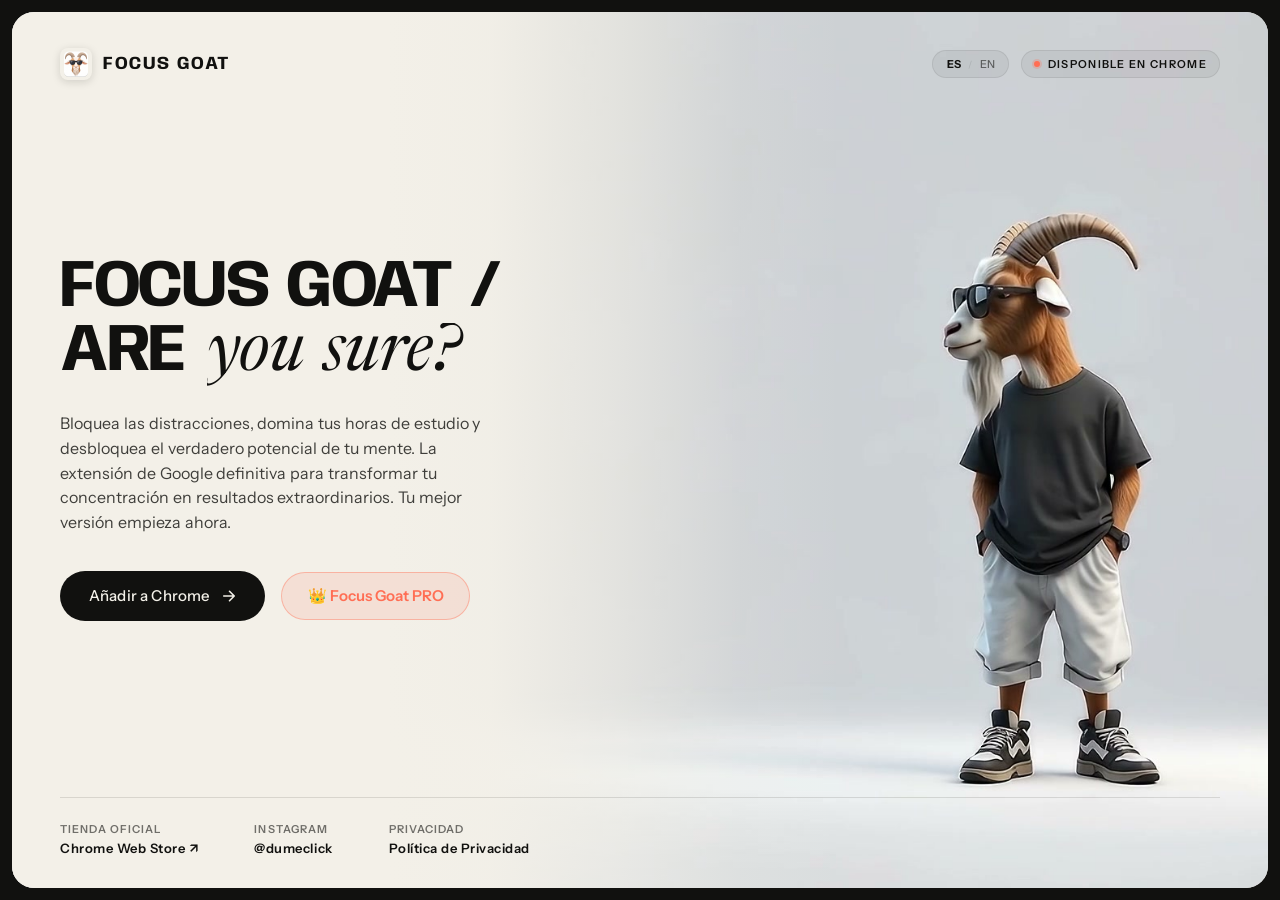
<file: index.html>
<!DOCTYPE html>
<html lang="es">
<head>
  <meta charset="UTF-8">
  <meta name="viewport" content="width=device-width, initial-scale=1.0">
  <title>Focus Goat — Extensión de Google para Concentración y Estudio</title>
  <meta name="description" content="Focus Goat: La extensión de Google definitiva para centrarse estudiando, eliminar distracciones y dominar tu productividad académica.">

  <!-- Fuentes tipográficas -->
  <link rel="preconnect" href="https://fonts.googleapis.com">
  <link rel="preconnect" href="https://fonts.gstatic.com" crossorigin>
  <link rel="stylesheet" href="https://fonts.googleapis.com/css2?family=Instrument+Sans:ital,wdth,wght@0,75..100,400..700&amp;display=swap">
  <link rel="stylesheet" href="https://fonts.googleapis.com/css2?family=Anybody:ital,wdth,wght@0,75..125,400..700&amp;display=swap">
  <link rel="stylesheet" href="https://fonts.googleapis.com/css2?family=Newsreader:ital,wght@1,400&amp;display=swap">

  <link rel="icon" type="image/png" href="media/logo.png">
  <link rel="stylesheet" href="style.css">
</head>
<body>

  <!-- Contenedor exterior con margen de 12px y radio de 22px -->
  <main class="hero-frame" id="hero">

    <!-- Capa multimedia: video en bucle de goat-animacion -->
    <div class="hero-media-container" aria-hidden="true">
      <video
        class="hero-video"
        autoplay
        muted
        loop
        playsinline
        webkit-playsinline
        poster="media/goat-poster.jpg"
        preload="auto"
      >
        <source src="media/goat-animacion.mp4" type="video/mp4">
        <source src="/media/goat-animacion.mp4" type="video/mp4">
      </video>
    </div>

    <!-- Fade marfil localizado exclusivamente detrás del texto izquierdo, sin lavar el resto del video -->
    <div class="hero-fade-scrim" aria-hidden="true"></div>

    <!-- Contenido editorial interactivo -->
    <div class="hero-content">

      <!-- Navegación mínima superior -->
      <header class="section-nav hero-nav">
        <div class="nav-brand">
          <img src="media/logo.png" alt="Focus Goat Logo" class="brand-logo-img">
          <span class="brand-name">FOCUS GOAT</span>
        </div>
        <div class="nav-meta">
          <div class="lang-switcher" role="group" aria-label="Selección de idioma">
            <button type="button" class="lang-btn is-active" data-lang="es">ES</button>
            <span class="lang-divider">/</span>
            <button type="button" class="lang-btn" data-lang="en">EN</button>
          </div>
          <span class="status-indicator">
            <span class="status-dot"></span>
            <span data-i18n="status">DISPONIBLE EN CHROME</span>
          </span>
        </div>
      </header>

      <!-- Bloque principal de texto a la izquierda -->
      <div class="hero-body">
        <div class="hero-editorial-block">
          <h1 class="section-title hero-title" data-stagger-text data-stagger-divide="word" data-stagger-delay="0.15">
            FOCUS GOAT /<br>
            ARE <em>you sure?</em>
          </h1>
          <p class="section-copy hero-description" data-stagger-text data-stagger-divide="word" data-stagger-delay="0.35" data-i18n="description">
            Bloquea las distracciones, domina tus horas de estudio y desbloquea el verdadero potencial de tu mente. La extensión de Google definitiva para transformar tu concentración en resultados extraordinarios. Tu mejor versión empieza ahora.
          </p>
          <div class="hero-actions">
            <a href="https://chromewebstore.google.com/detail/focus-goat-%E2%80%94-focus-study/lanijjkgnmknlfjnjgfflbpaadhdilmf" target="_blank" rel="noopener noreferrer" class="hero-button" id="btnAddToChrome">
              <span data-i18n="cta">Añadir a Chrome</span>
              <svg class="button-arrow" width="14" height="14" viewBox="0 0 14 14" fill="none" xmlns="http://www.w3.org/2000/svg" aria-hidden="true">
                <path d="M1.75 7H12.25M12.25 7L7.5 2.25M12.25 7L7.5 11.75" stroke="currentColor" stroke-width="1.6" stroke-linecap="round" stroke-linejoin="round"/>
              </svg>
            </a>
            <a href="https://oliverrc8.gumroad.com/l/focusgoat?wanted=true" target="_blank" rel="noopener noreferrer" class="hero-button-pro">
              <span>👑 Focus Goat PRO</span>
            </a>
          </div>
        </div>
      </div>

      <!-- Borde inferior con telemetría y datos técnicos -->
      <footer class="hero-footer section-copy">
        <div class="telemetry-item">
          <span class="telemetry-label" data-i18n="storeLabel">Tienda Oficial</span>
          <a href="https://chromewebstore.google.com/detail/focus-goat-%E2%80%94-focus-study/lanijjkgnmknlfjnjgfflbpaadhdilmf" target="_blank" rel="noopener noreferrer" class="telemetry-value" style="text-decoration: none; color: inherit;" data-i18n="storeStatus">Chrome Web Store ↗</a>
        </div>
        <div class="telemetry-item">
          <span class="telemetry-label">Instagram</span>
          <a href="https://instagram.com/dumeclick" target="_blank" rel="noopener noreferrer" class="telemetry-value" style="text-decoration: none; color: inherit;">@dumeclick</a>
        </div>
        <div class="telemetry-item">
          <span class="telemetry-label" data-i18n="privacyLabel">Privacidad</span>
          <a href="privacy.html" class="telemetry-value" style="text-decoration: none; color: inherit;" data-i18n="privacyLink">Política de Privacidad</a>
        </div>
      </footer>

    </div>
  </main>

  <script src="script.js"></script>
</body>
</html>
</file>
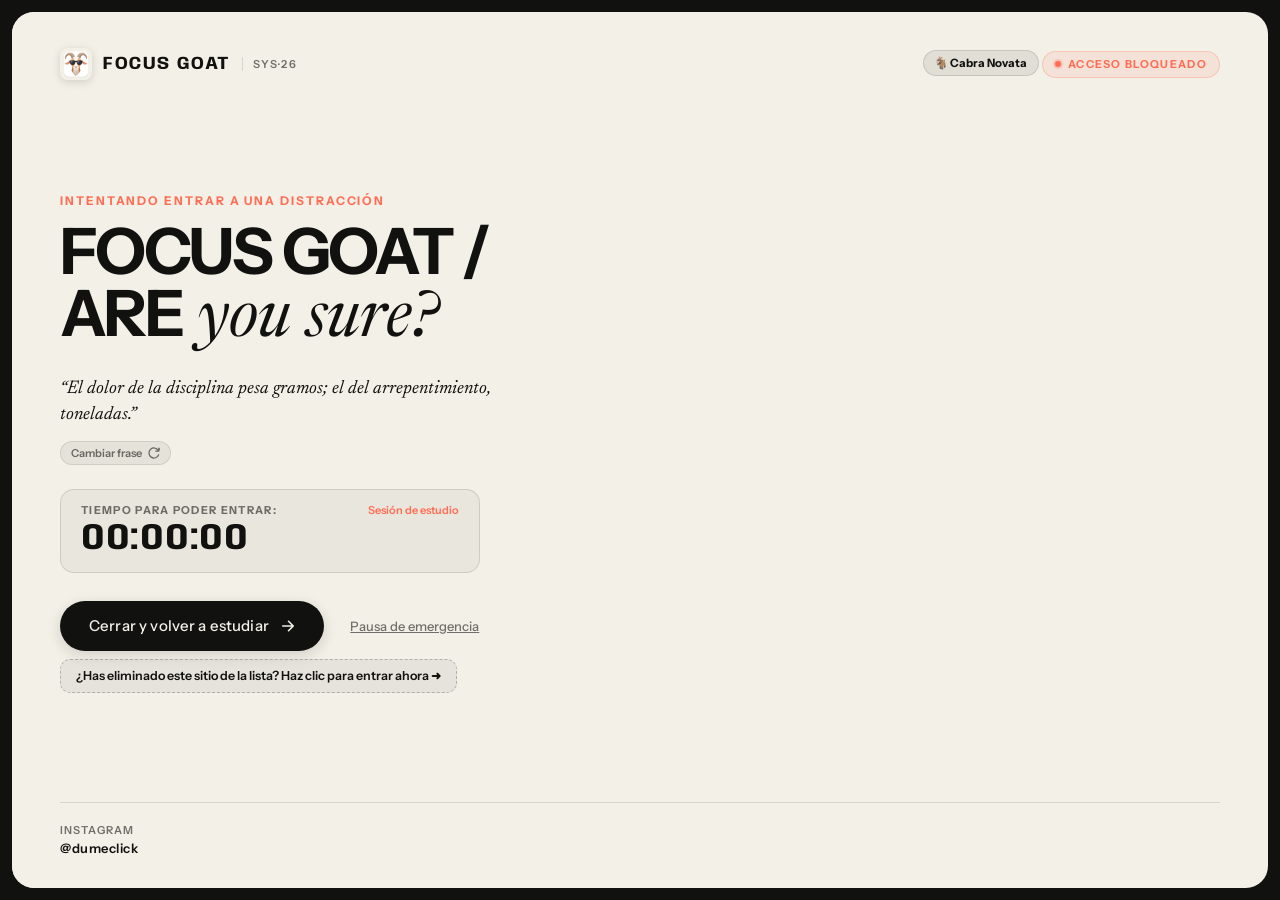
<file: extension/blocked/blocked.html>
<!DOCTYPE html>
<html lang="es">
<head>
  <meta charset="UTF-8">
  <meta name="viewport" content="width=device-width, initial-scale=1.0">
  <title>FOCUS GOAT — ARE you sure?</title>
  <link rel="preconnect" href="https://fonts.googleapis.com">
  <link rel="preconnect" href="https://fonts.gstatic.com" crossorigin>
  <link rel="stylesheet" href="https://fonts.googleapis.com/css2?family=Anybody:ital,wdth,wght@0,75..125,400..700&family=Instrument+Sans:ital,wdth,wght@0,75..100,400..700&family=Newsreader:ital,wght@1,400&display=swap">
  <link rel="stylesheet" href="blocked.css">
</head>
<body>

  <!-- Contenedor exterior idéntico a la web: margen 12px y radio 22px -->
  <main class="hero-frame" id="hero">

    <!-- Capa multimedia: video en bucle de la cabra animada -->
    <div class="hero-media-container" aria-hidden="true">
      <video
        class="hero-video"
        autoplay
        muted
        loop
        playsinline
        preload="auto"
      >
        <source src="../media/goat-animacion.mp4" type="video/mp4">
      </video>
    </div>

    <!-- Fade marfil localizado detrás del texto sin lavar el video -->
    <div class="hero-fade-scrim" aria-hidden="true"></div>

    <!-- Contenido editorial interactivo -->
    <div class="hero-content">

      <!-- Navegación mínima superior -->
      <header class="section-nav hero-nav">
        <div class="nav-brand">
          <img src="../icons/icon48.png" alt="Focus Goat" class="brand-logo-img">
          <span class="brand-name">FOCUS GOAT</span>
          <span class="brand-code">SYS·26</span>
        </div>
        <div class="nav-meta">
          <span class="goat-rank-badge-blocked" id="blockedGoatRank">🐐 Cabra Novata</span>
          <span class="status-indicator alert">
            <span class="status-dot"></span>
            <span id="blockedTarget">ACCESO BLOQUEADO</span>
          </span>
        </div>
      </header>

      <!-- Bloque principal de texto a la izquierda -->
      <div class="hero-body">
        <div class="hero-editorial-block">
          <span class="hero-eyebrow" id="eyebrowTarget">INTENTANDO ENTRAR A UNA DISTRACCIÓN</span>

          <h1 class="section-title hero-title">
            FOCUS GOAT /<br>
            ARE <em>you sure?</em>
          </h1>

          <!-- Frase motivadora editorial -->
          <div class="quote-editorial-wrapper">
            <p class="section-copy hero-description" id="quoteText">
              “El dolor de la disciplina pesa gramos; el del arrepentimiento, toneladas.”
            </p>
            <button type="button" class="btn-pill-quote" id="btnRefreshQuote" title="Siguiente frase motivadora">
              <span>Cambiar frase</span>
              <svg width="12" height="12" viewBox="0 0 24 24" fill="none" stroke="currentColor" stroke-width="2.5" stroke-linecap="round" stroke-linejoin="round">
                <path d="M21.5 2v6h-6M21.34 15.57a10 10 0 1 1-.57-8.38l5.67-5.67"/>
              </svg>
            </button>
          </div>

          <!-- Temporizador cuenta atrás con estética de la web -->
          <div class="countdown-hero-block">
            <div class="countdown-header-row">
              <span class="countdown-label">TIEMPO PARA PODER ENTRAR:</span>
              <span class="countdown-mode-tag" id="timerMode">Sesión de estudio</span>
            </div>
            <div class="countdown-time" id="timerDisplay">00:00:00</div>
          </div>

          <!-- Acciones principales -->
          <div class="hero-actions">
            <button type="button" class="hero-button" id="btnStudy">
              <span>Cerrar y volver a estudiar</span>
              <svg class="button-arrow" width="14" height="14" viewBox="0 0 14 14" fill="none" xmlns="http://www.w3.org/2000/svg" aria-hidden="true">
                <path d="M1.75 7H12.25M12.25 7L7.5 2.25M12.25 7L7.5 11.75" stroke="currentColor" stroke-width="1.6" stroke-linecap="round" stroke-linejoin="round"/>
              </svg>
            </button>
            <button type="button" class="emergency-link" id="btnUnlockEmergency">Pausa de emergencia</button>
          </div>

          <!-- Comprobación directa de desbloqueo -->
          <div class="unblock-check-container" id="unblockCheckContainer">
            <button type="button" class="btn-check-unblock" id="btnCheckUnblock">
              <span>¿Has eliminado este sitio de la lista? Haz clic para entrar ahora ➜</span>
            </button>
          </div>
        </div>
      </div>

      <!-- Borde inferior con telemetría y datos -->
      <footer class="hero-footer section-copy">
        <div class="telemetry-item">
          <span class="telemetry-label">Instagram</span>
          <a href="https://instagram.com/dumeclick" target="_blank" rel="noopener noreferrer" class="telemetry-value">@dumeclick</a>
        </div>
      </footer>

    </div>

    <!-- Modal de confirmación consciente -->
    <div class="emergency-modal hidden" id="emergencyModal">
      <div class="modal-box">
        <h3 id="emergencyModalTitle">¿Romper tu sesión de concentración?</h3>
        <p id="emergencyModalDesc">Entrar a esta web arruina tu estado de flujo. Si de verdad lo necesitas, supera el freno:</p>
        
        <!-- Freno consciente de 10 segundos -->
        <div id="freeFrictionBox" class="friction-box">
          <div class="countdown-circle" id="emergencySeconds">10</div>
          <span class="friction-hint">Freno de 10 segundos para calmar el impulso. Respira hondo.</span>
        </div>

        <div class="modal-buttons">
          <button type="button" class="btn-cancel" id="btnCancelEmergency">No, seguir estudiando</button>
          <button type="button" class="btn-confirm-danger" id="btnConfirmEmergency" disabled>Desactivar bloqueo</button>
        </div>
      </div>
    </div>

  </main>

  <script src="blocked.js"></script>
</body>
</html>
</file>
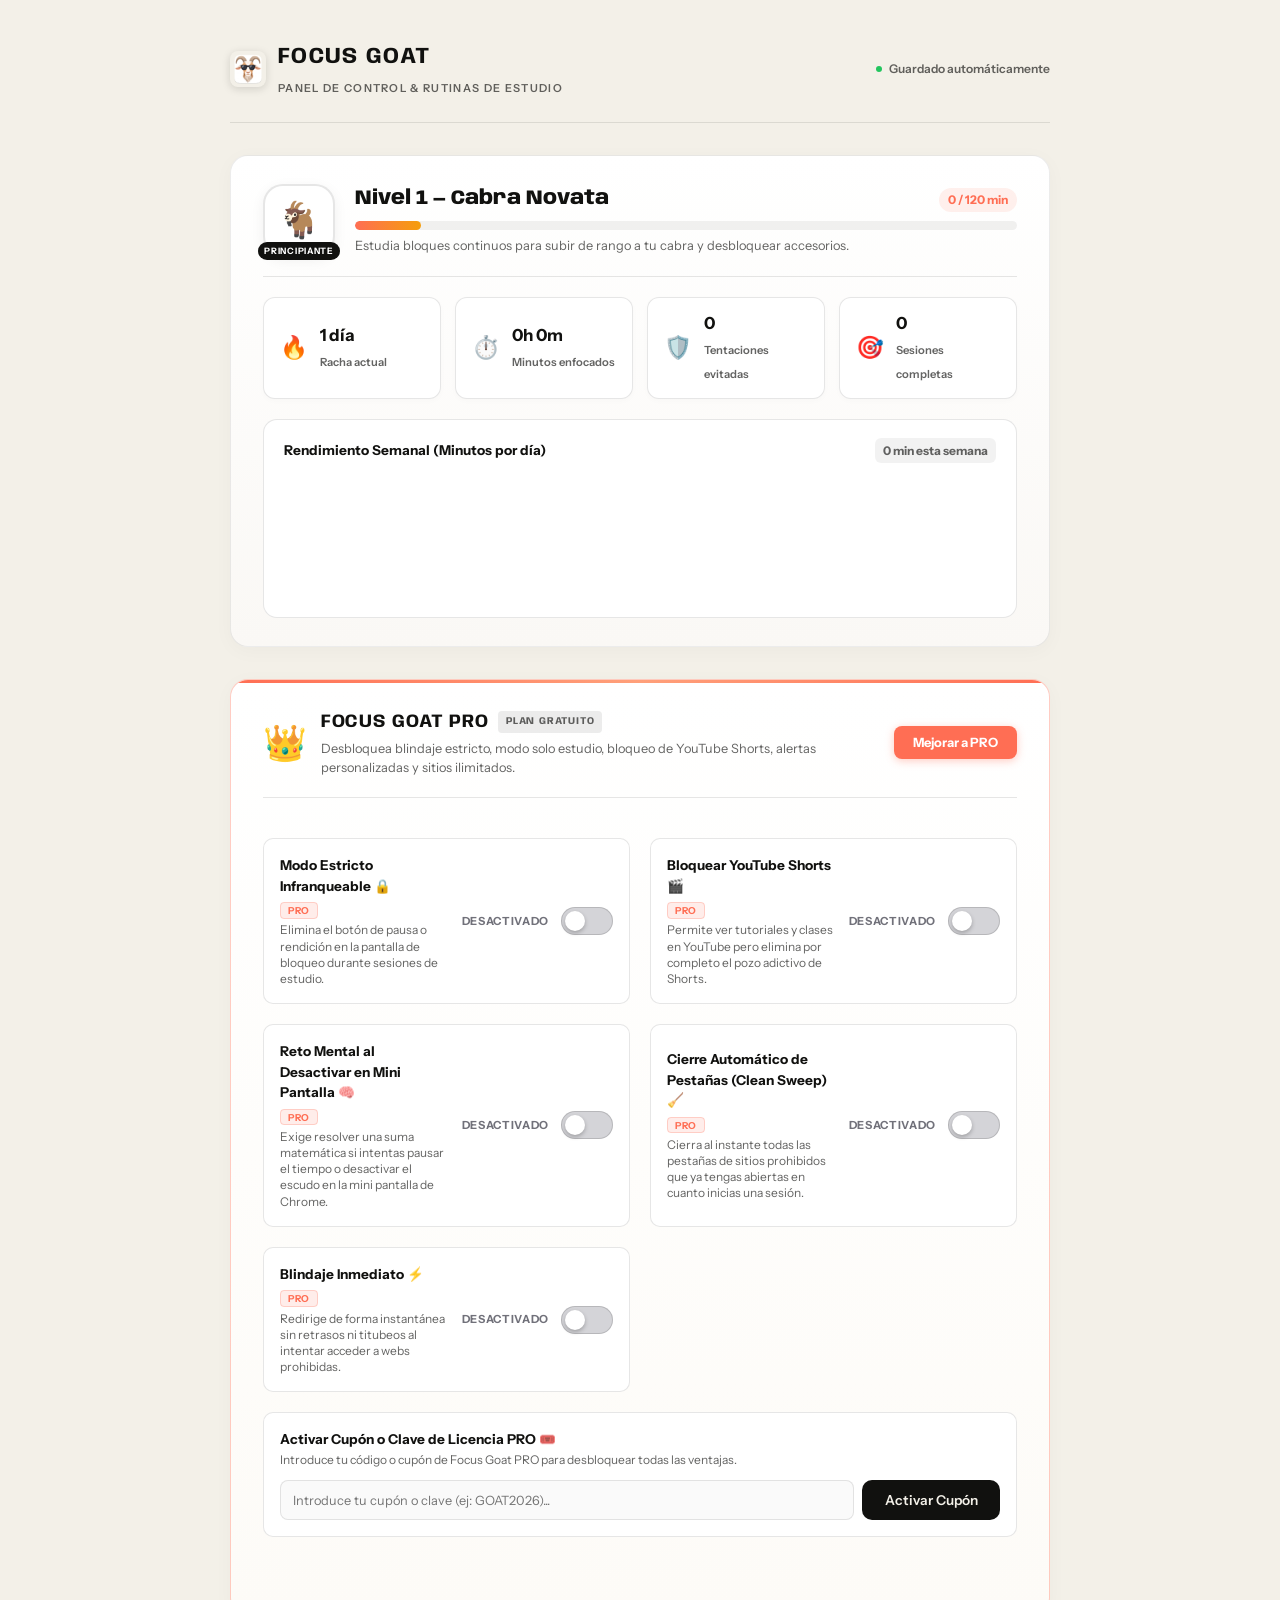
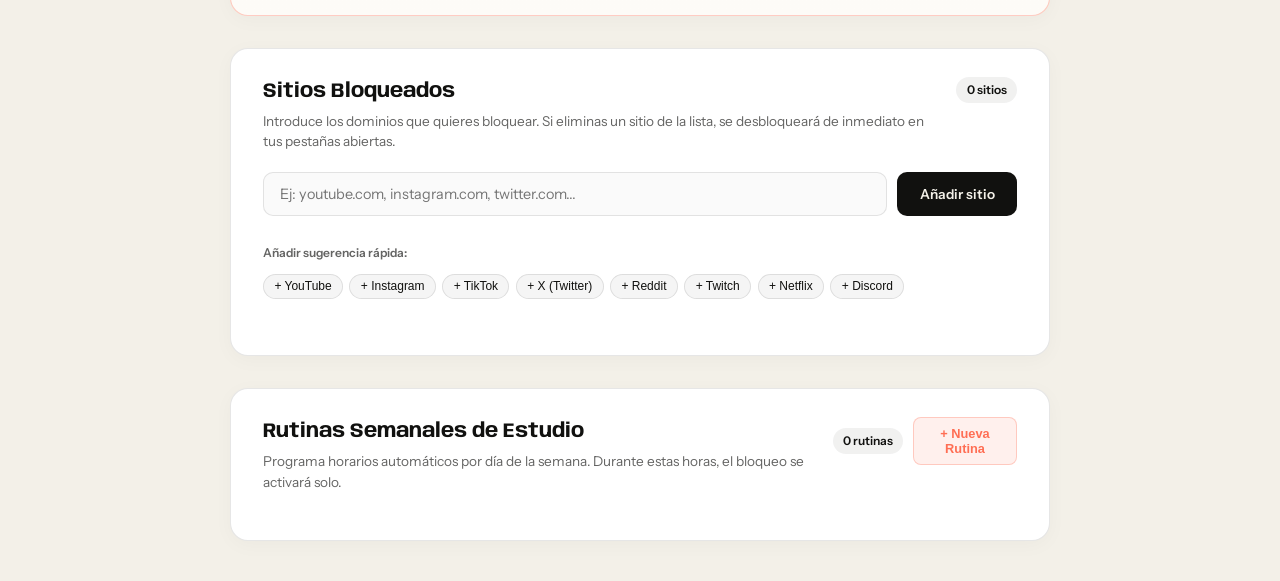
<file: extension/options/options.html>
<!DOCTYPE html>
<html lang="es">
<head>
  <meta charset="UTF-8">
  <meta name="viewport" content="width=device-width, initial-scale=1.0">
  <title>Focus Goat — Panel de Control y Rutinas</title>
  <link rel="preconnect" href="https://fonts.googleapis.com">
  <link rel="preconnect" href="https://fonts.gstatic.com" crossorigin>
  <link rel="stylesheet" href="https://fonts.googleapis.com/css2?family=Anybody:ital,wght@0,700;1,400&family=Instrument+Sans:wght@400;500;600;700&family=Newsreader:ital,wght@1,400&display=swap">
  <link rel="stylesheet" href="options.css">
</head>
<body>

  <div class="options-layout">

    <!-- Sidebar / Cabecera -->
    <header class="options-header">
      <div class="brand">
        <img src="../icons/icon48.png" alt="Focus Goat" class="brand-logo-img">
        <div class="brand-info">
          <h1 class="brand-name">FOCUS GOAT</h1>
          <span class="brand-tag">PANEL DE CONTROL & RUTINAS DE ESTUDIO</span>
        </div>
      </div>
      <div class="header-status" id="headerStatus">
        <span class="dot"></span>
        <span>Guardado automáticamente</span>
      </div>
    </header>

    <main class="options-main">

      <!-- Tarjeta de Rango GOAT y Estadísticas Semanales -->
      <section class="card-section goat-rank-section">
        <div class="goat-rank-hero">
          <div class="goat-avatar-wrap">
            <span class="goat-avatar-icon" id="rankIcon">🐐</span>
            <span class="goat-avatar-badge" id="rankBadge">PRINCIPIANTE</span>
          </div>
          <div class="goat-rank-info">
            <div class="goat-rank-title-row">
              <h2 id="rankTitle">Nivel 1 — Cabra Novata</h2>
              <span class="goat-xp-label" id="rankXpLabel">0 / 120 min</span>
            </div>
            <div class="xp-bar-container">
              <div class="xp-bar-fill" id="rankXpBar" style="width: 10%;"></div>
            </div>
            <p class="goat-rank-desc" id="rankDesc">Estudia bloques continuos para subir de rango a tu cabra y desbloquear accesorios.</p>
          </div>
        </div>

        <!-- Grid de Métricas Principales -->
        <div class="stats-overview-grid">
          <div class="stat-card">
            <span class="stat-icon">🔥</span>
            <div class="stat-text">
              <strong id="statStreakDays">1 día</strong>
              <span>Racha actual</span>
            </div>
          </div>
          <div class="stat-card">
            <span class="stat-icon">⏱️</span>
            <div class="stat-text">
              <strong id="statTotalHours">0h 0m</strong>
              <span>Minutos enfocados</span>
            </div>
          </div>
          <div class="stat-card">
            <span class="stat-icon">🛡️</span>
            <div class="stat-text">
              <strong id="statBlockedAttempts">0</strong>
              <span>Tentaciones evitadas</span>
            </div>
          </div>
          <div class="stat-card">
            <span class="stat-icon">🎯</span>
            <div class="stat-text">
              <strong id="statSessionsDone">0</strong>
              <span>Sesiones completas</span>
            </div>
          </div>
        </div>

        <!-- Gráfico Semanal de Horas -->
        <div class="weekly-chart-wrapper">
          <div class="chart-header">
            <strong>Rendimiento Semanal (Minutos por día)</strong>
            <span class="chart-summary" id="chartWeekTotal">0 min esta semana</span>
          </div>
          <div class="weekly-bars" id="weeklyBars">
            <!-- Renderizado dinámico de barras Lun-Dom -->
          </div>
        </div>
      </section>

      <!-- Sección PRO: Licencia, Blindaje Estricto y Estado del Plan -->
      <section class="card-section pro-card" id="proCard">
        <div class="pro-card-header">
          <div class="pro-title-group">
            <span class="pro-badge-crown">👑</span>
            <div>
              <div class="pro-title-row">
                <h2>FOCUS GOAT PRO</h2>
                <span class="plan-tag" id="planTag">PLAN GRATUITO</span>
              </div>
              <p id="proSubtitle">Desbloquea blindaje estricto, modo solo estudio, bloqueo de YouTube Shorts, alertas personalizadas y sitios ilimitados.</p>
            </div>
          </div>
          <div class="pro-card-actions">
            <button type="button" class="btn-upgrade-glow" id="btnOptionsUpgrade">Mejorar a PRO</button>
            <button type="button" class="btn-deactivate-pro hidden" id="btnDeactivatePro">Volver al plan Free</button>
          </div>
        </div>

        <!-- Banner de Confirmación cuando es PRO -->
        <div class="pro-active-banner hidden" id="proActiveBanner">
          <span class="pro-active-icon">👑</span>
          <div class="pro-active-text">
            <strong>¡Tu plan Focus Goat PRO está activo!</strong>
            <p>Tienes acceso ilimitado a todas las herramientas de blindaje, modo solo estudio y rutinas de concentración sin restricciones.</p>
          </div>
        </div>

        <div class="pro-settings-grid">
          <!-- 1. Modo Estricto Infranqueable -->
          <div class="pro-setting-item" id="itemStrictMode">
            <div class="setting-info">
              <div class="setting-title-row">
                <strong>Modo Estricto Infranqueable 🔒</strong>
                <span class="pro-badge-pill">PRO</span>
              </div>
              <p>Elimina el botón de pausa o rendición en la pantalla de bloqueo durante sesiones de estudio.</p>
            </div>
            <div class="setting-controls">
              <span class="toggle-status-text" id="statusStrictMode">DESACTIVADO</span>
              <label class="switch" title="Activar/desactivar modo estricto">
                <input type="checkbox" id="toggleStrictMode">
                <span class="slider"></span>
              </label>
            </div>
          </div>

          <!-- 2. Bloquear YouTube Shorts -->
          <div class="pro-setting-item" id="itemYoutubeShorts">
            <div class="setting-info">
              <div class="setting-title-row">
                <strong>Bloquear YouTube Shorts 🎬</strong>
                <span class="pro-badge-pill">PRO</span>
              </div>
              <p>Permite ver tutoriales y clases en YouTube pero elimina por completo el pozo adictivo de Shorts.</p>
            </div>
            <div class="setting-controls">
              <span class="toggle-status-text" id="statusYoutubeShorts">DESACTIVADO</span>
              <label class="switch" title="Activar/desactivar bloqueo de YouTube Shorts">
                <input type="checkbox" id="toggleYoutubeShorts">
                <span class="slider"></span>
              </label>
            </div>
          </div>

          <!-- 3. Reto Mental al Desactivar en Mini Pantalla -->
          <div class="pro-setting-item" id="itemMentalChallenge">
            <div class="setting-info">
              <div class="setting-title-row">
                <strong>Reto Mental al Desactivar en Mini Pantalla 🧠</strong>
                <span class="pro-badge-pill">PRO</span>
              </div>
              <p>Exige resolver una suma matemática si intentas pausar el tiempo o desactivar el escudo en la mini pantalla de Chrome.</p>
            </div>
            <div class="setting-controls">
              <span class="toggle-status-text" id="statusMentalChallenge">DESACTIVADO</span>
              <label class="switch" title="Activar/desactivar reto mental">
                <input type="checkbox" id="toggleMentalChallenge">
                <span class="slider"></span>
              </label>
            </div>
          </div>

          <!-- 4. Cierre Automático de Pestañas (Clean Sweep) -->
          <div class="pro-setting-item" id="itemCleanSweep">
            <div class="setting-info">
              <div class="setting-title-row">
                <strong>Cierre Automático de Pestañas (Clean Sweep) 🧹</strong>
                <span class="pro-badge-pill">PRO</span>
              </div>
              <p>Cierra al instante todas las pestañas de sitios prohibidos que ya tengas abiertas en cuanto inicias una sesión.</p>
            </div>
            <div class="setting-controls">
              <span class="toggle-status-text" id="statusCleanSweep">DESACTIVADO</span>
              <label class="switch" title="Activar/desactivar Clean Sweep">
                <input type="checkbox" id="toggleCleanSweep">
                <span class="slider"></span>
              </label>
            </div>
          </div>

          <!-- 5. Blindaje Inmediato -->
          <div class="pro-setting-item" id="itemFastRedirect">
            <div class="setting-info">
              <div class="setting-title-row">
                <strong>Blindaje Inmediato ⚡</strong>
                <span class="pro-badge-pill">PRO</span>
              </div>
              <p>Redirige de forma instantánea sin retrasos ni titubeos al intentar acceder a webs prohibidas.</p>
            </div>
            <div class="setting-controls">
              <span class="toggle-status-text" id="statusFastRedirect">DESACTIVADO</span>
              <label class="switch" title="Activar/desactivar blindaje inmediato">
                <input type="checkbox" id="toggleFastRedirect">
                <span class="slider"></span>
              </label>
            </div>
          </div>

          <!-- Activación de Cupón / Licencia (Oculto automáticamente si ya eres PRO) -->
          <div class="pro-setting-item license-item full-width-item" id="proLicenseSection">
            <div class="setting-info">
              <strong>Activar Cupón o Clave de Licencia PRO 🎟️</strong>
              <p>Introduce tu código o cupón de Focus Goat PRO para desbloquear todas las ventajas.</p>
            </div>
            <div class="license-form">
              <input type="text" id="optLicenseInput" placeholder="Introduce tu cupón o clave (ej: GOAT2026)..." autocomplete="off">
              <button type="button" class="btn-primary" id="btnOptActivate">Activar Cupón</button>
            </div>
          </div>
        </div>
        <div class="opt-license-feedback" id="optLicenseFeedback"></div>
      </section>

      <!-- Sección 1: Sitios Bloqueados -->
      <section class="card-section">
        <div class="section-head">
          <div class="section-title-group">
            <h2>Sitios Bloqueados</h2>
            <p>Introduce los dominios que quieres bloquear. Si eliminas un sitio de la lista, se desbloqueará de inmediato en tus pestañas abiertas.</p>
          </div>
          <span class="badge-count" id="blockedCount">0 sitios</span>
        </div>

        <!-- Input para añadir nuevo sitio -->
        <form class="add-site-form" id="addSiteForm">
          <input type="text" id="newSiteInput" placeholder="Ej: youtube.com, instagram.com, twitter.com..." required autocomplete="off">
          <button type="submit" class="btn-primary">Añadir sitio</button>
        </form>

        <!-- Sugerencias rápidas -->
        <div class="quick-presets">
          <span class="preset-label">Añadir sugerencia rápida:</span>
          <div class="preset-chips" id="presetChips">
            <button type="button" class="chip" data-site="youtube.com">+ YouTube</button>
            <button type="button" class="chip" data-site="instagram.com">+ Instagram</button>
            <button type="button" class="chip" data-site="tiktok.com">+ TikTok</button>
            <button type="button" class="chip" data-site="x.com">+ X (Twitter)</button>
            <button type="button" class="chip" data-site="reddit.com">+ Reddit</button>
            <button type="button" class="chip" data-site="twitch.tv">+ Twitch</button>
            <button type="button" class="chip" data-site="netflix.com">+ Netflix</button>
            <button type="button" class="chip" data-site="discord.com">+ Discord</button>
          </div>
        </div>

        <!-- Lista de sitios bloqueados -->
        <ul class="site-list" id="siteList">
          <!-- Renderizado dinámico -->
        </ul>
      </section>

      <!-- Sección 2: Rutinas Semanales -->
      <section class="card-section">
        <div class="section-head">
          <div class="section-title-group">
            <h2>Rutinas Semanales de Estudio</h2>
            <p>Programa horarios automáticos por día de la semana. Durante estas horas, el bloqueo se activará solo.</p>
          </div>
          <div class="routine-head-actions">
            <span class="badge-count" id="routineCount">0 rutinas</span>
            <button type="button" class="btn-secondary" id="btnToggleNewRoutine">+ Nueva Rutina</button>
          </div>
        </div>

        <!-- Formulario para crear rutina (ocultable) -->
        <form class="routine-form hidden" id="routineForm">
          <div class="form-row">
            <label for="routineName">Nombre de la rutina</label>
            <input type="text" id="routineName" placeholder="Ej: Estudio Tardes, Biblioteca, Oposiciones..." required>
          </div>

          <div class="form-row">
            <label>Días de la semana</label>
            <div class="days-selector" id="daysSelector">
              <label class="day-checkbox"><input type="checkbox" value="1" checked><span>L</span></label>
              <label class="day-checkbox"><input type="checkbox" value="2" checked><span>M</span></label>
              <label class="day-checkbox"><input type="checkbox" value="3" checked><span>X</span></label>
              <label class="day-checkbox"><input type="checkbox" value="4" checked><span>J</span></label>
              <label class="day-checkbox"><input type="checkbox" value="5" checked><span>V</span></label>
              <label class="day-checkbox"><input type="checkbox" value="6"><span>S</span></label>
              <label class="day-checkbox"><input type="checkbox" value="0"><span>D</span></label>
            </div>
          </div>

          <div class="form-row times-grid">
            <div>
              <label for="routineStart">Hora inicio</label>
              <input type="time" id="routineStart" value="16:00" required>
            </div>
            <div>
              <label for="routineEnd">Hora fin</label>
              <input type="time" id="routineEnd" value="20:30" required>
            </div>
          </div>

          <div class="form-actions">
            <button type="button" class="btn-cancel" id="btnCancelRoutine">Cancelar</button>
            <button type="submit" class="btn-primary">Guardar Rutina</button>
          </div>
        </form>

        <!-- Lista de rutinas configuradas -->
        <div class="routine-list" id="routineList">
          <!-- Renderizado dinámico -->
        </div>
      </section>

    </main>

    <!-- Modal para Mejorar a Focus Goat PRO en Opciones -->
    <div class="upgrade-modal hidden" id="optionsUpgradeModal">
      <div class="upgrade-modal-card">
        <button type="button" class="btn-close-modal" id="btnCloseOptModal">&times;</button>
        <div class="upgrade-hero">
          <span class="upgrade-crown">👑</span>
          <h3>Focus Goat PRO</h3>
          <p>Desbloquea el poder definitivo para arrasar en tus estudios.</p>
        </div>

        <ul class="pro-perks-list">
          <li>⏱️ <strong>Hora Exacta de Estudio:</strong> Configura las horas y minutos exactos que quieras estudiar.</li>
          <li>🔒 <strong>Modo Estricto Infranqueable:</strong> Elimina pausas y rendición durante sesiones de estudio.</li>
          <li>🎬 <strong>Bloquear YouTube Shorts:</strong> Ve tutoriales y clases sin caer en Shorts.</li>
          <li>🧠 <strong>Reto Mental en Desbloqueo y Popup:</strong> Exige resolver una suma matemática para interrumpir el tiempo.</li>
          <li>🧹 <strong>Clean Sweep:</strong> Cierra al instante todas las pestañas de sitios prohibidos al iniciar.</li>
          <li>⚡ <strong>Blindaje Inmediato:</strong> Redirección instantánea sin retrasos al intentar acceder a webs prohibidas.</li>
          <li>✨ <strong>Sitios y Rutinas ilimitadas:</strong> Sin límites de páginas ni horarios (Free limitado a 5 sitios).</li>
        </ul>

        <div class="pricing-cards">
          <div class="price-box">
            <span class="price-title">Mensual</span>
            <span class="price-num">2,99 €<span>/mes</span></span>
            <button type="button" class="btn-checkout" id="btnOptCheckoutMonthly">Suscribirse</button>
          </div>
          <div class="price-box featured">
            <span class="badge-featured">MÁS POPULAR</span>
            <span class="price-title">De por vida</span>
            <span class="price-num">19,99 €<span>pago único</span></span>
            <button type="button" class="btn-checkout primary" id="btnOptCheckoutLifetime">Comprar PRO</button>
          </div>
        </div>

        <div class="license-form-row">
          <input type="text" id="optModalKeyInput" placeholder="Introduce tu clave..." autocomplete="off">
          <button type="button" class="btn-activate-key" id="btnOptModalActivate">Activar</button>
        </div>
        <div class="license-feedback" id="optModalFeedback"></div>
      </div>
    </div>

  </div>

  <script src="options.js"></script>
</body>
</html>
</file>
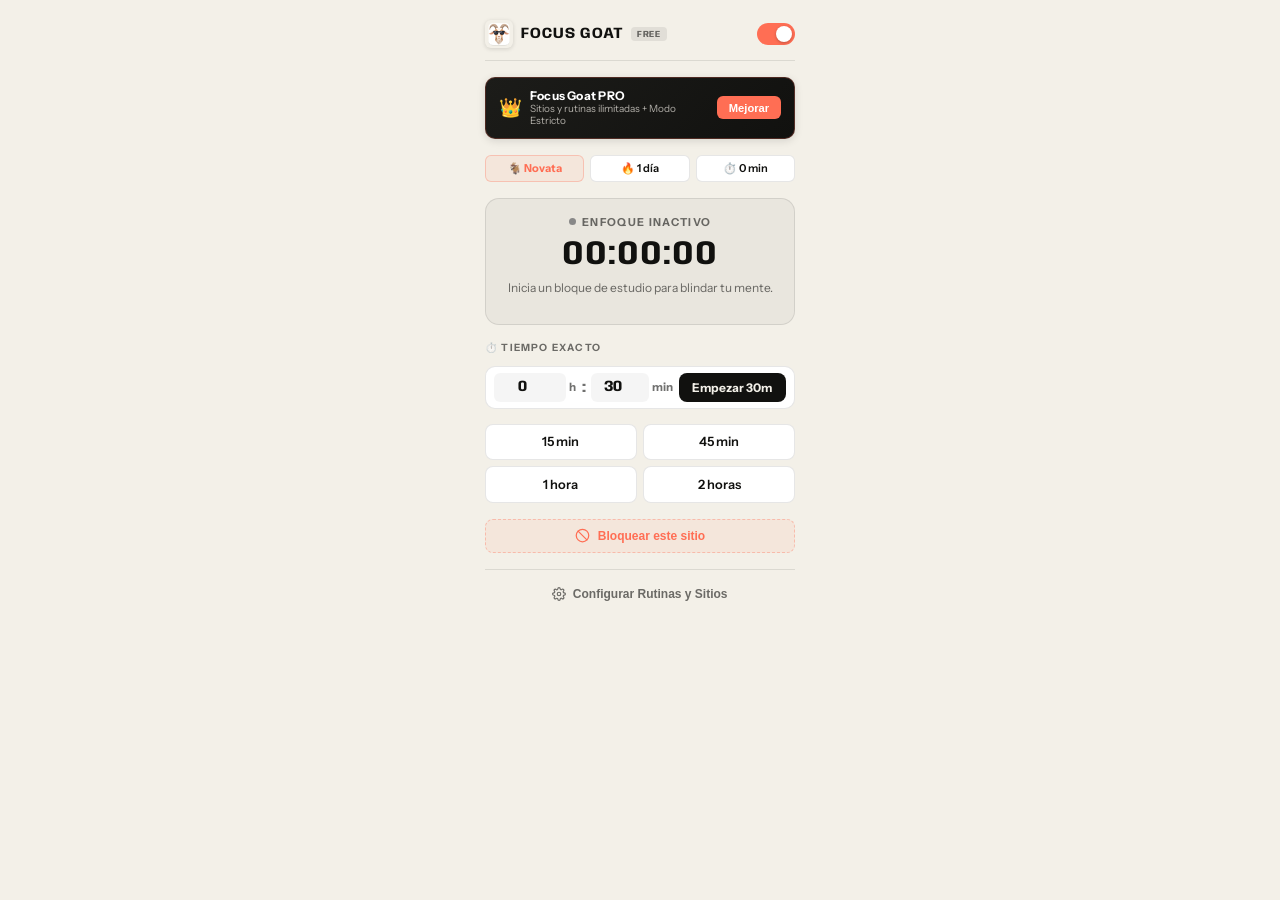
<file: extension/popup/popup.html>
<!DOCTYPE html>
<html lang="es">
<head>
  <meta charset="UTF-8">
  <meta name="viewport" content="width=device-width, initial-scale=1.0">
  <title>Focus Goat</title>
  <link rel="preconnect" href="https://fonts.googleapis.com">
  <link rel="preconnect" href="https://fonts.gstatic.com" crossorigin>
  <link rel="stylesheet" href="https://fonts.googleapis.com/css2?family=Anybody:ital,wght@0,700;1,400&family=Instrument+Sans:wght@400;500;600;700&family=Newsreader:ital,wght@1,400&display=swap">
  <link rel="stylesheet" href="popup.css">
</head>
<body>

  <div class="popup-card">

    <!-- Header -->
    <header class="popup-header">
      <div class="brand">
        <img src="../icons/icon48.png" alt="Focus Goat" class="brand-logo-img">
        <div class="brand-text">
          <div class="brand-title-row">
            <span class="brand-name">FOCUS GOAT</span>
            <span class="plan-badge" id="planBadge">FREE</span>
          </div>
        </div>
      </div>
      <!-- Toggle Maestro -->
      <label class="switch-toggle" title="Activar/Desactivar extensión">
        <input type="checkbox" id="masterToggle" checked>
        <span class="slider"></span>
      </label>
    </header>

    <!-- Banner PRO (Solo visible para usuarios Free) -->
    <div class="pro-promo-banner" id="proBanner">
      <div class="pro-banner-text">
        <span class="crown-icon">👑</span>
        <div>
          <strong>Focus Goat PRO</strong>
          <p>Sitios y rutinas ilimitadas + Modo Estricto</p>
        </div>
      </div>
      <button type="button" class="btn-upgrade-action" id="btnOpenUpgrade">Mejorar</button>
    </div>

    <!-- Estadísticas rápidas de estudio -->
    <div class="stats-bar">
      <span class="stat-pill rank-pill" id="statRank">🐐 Novata</span>
      <span class="stat-pill" id="statStreak">🔥 1 día</span>
      <span class="stat-pill" id="statMinutes">⏱️ 0 min</span>
    </div>

    <!-- Estado Actual -->
    <section class="status-panel" id="statusPanel">
      <div class="status-top">
        <span class="status-indicator-dot" id="statusDot"></span>
        <span class="status-title" id="statusTitle">ENFOQUE INACTIVO</span>
      </div>
      <div class="countdown-large" id="popupCountdown">00:00:00</div>
      <div class="status-desc" id="statusDesc">Inicia un bloque de estudio para blindar tu mente.</div>
      <div class="session-btn-row">
        <button type="button" class="btn-pause-session hidden" id="btnPauseSession">⏸ Pausar tiempo</button>
        <button type="button" class="btn-stop-session hidden" id="btnStopSession">✕ Reiniciar</button>
      </div>
    </section>

    <!-- Selector de Tiempo Exacto y Presets de Sesión -->
    <section class="quick-timers">
      <div class="exact-time-header">
        <span class="section-title">⏱️ TIEMPO EXACTO</span>
      </div>

      <!-- Selector de Horas y Minutos exactos -->
      <div class="exact-time-row" id="exactTimeRow">
        <div class="exact-input-group">
          <input type="number" id="customHours" min="0" max="12" value="0" placeholder="0">
          <label for="customHours">h</label>
        </div>
        <span class="exact-sep">:</span>
        <div class="exact-input-group">
          <input type="number" id="customMins" min="0" max="59" value="30" placeholder="30">
          <label for="customMins">min</label>
        </div>
        <button type="button" class="btn-custom-start" id="btnCustomStart">Empezar 30m</button>
      </div>

      <!-- Presets de un clic -->
      <div class="timer-grid">
        <button type="button" class="btn-timer" data-mins="15">15 min</button>
        <button type="button" class="btn-timer" data-mins="45">45 min</button>
        <button type="button" class="btn-timer" data-mins="60">1 hora</button>
        <button type="button" class="btn-timer" data-mins="120">2 horas</button>
      </div>
    </section>

    <!-- Bloquear pestaña actual -->
    <section class="quick-action">
      <button type="button" class="btn-block-current" id="btnBlockCurrent">
        <svg width="15" height="15" viewBox="0 0 24 24" fill="none" stroke="currentColor" stroke-width="2" stroke-linecap="round" stroke-linejoin="round">
          <circle cx="12" cy="12" r="10"/>
          <line x1="4.93" y1="4.93" x2="19.07" y2="19.07"/>
        </svg>
        <span id="blockCurrentText">Bloquear este sitio</span>
      </button>
    </section>

    <!-- Footer con enlace a opciones -->
    <footer class="popup-footer">
      <button type="button" class="btn-options-link" id="btnOpenOptions">
        <svg width="14" height="14" viewBox="0 0 24 24" fill="none" stroke="currentColor" stroke-width="2" stroke-linecap="round" stroke-linejoin="round">
          <circle cx="12" cy="12" r="3"/>
          <path d="M19.4 15a1.65 1.65 0 0 0 .33 1.82l.06.06a2 2 0 0 1 0 2.83 2 2 0 0 1-2.83 0l-.06-.06a1.65 1.65 0 0 0-1.82-.33 1.65 1.65 0 0 0-1 1.51V21a2 2 0 0 1-2 2 2 2 0 0 1-2-2v-.09A1.65 1.65 0 0 0 9 19.4a1.65 1.65 0 0 0-1.82.33l-.06.06a2 2 0 0 1-2.83 0 2 2 0 0 1 0-2.83l.06-.06a1.65 1.65 0 0 0 .33-1.82 1.65 1.65 0 0 0-1.51-1H3a2 2 0 0 1-2-2 2 2 0 0 1 2-2h.09A1.65 1.65 0 0 0 4.6 9a1.65 1.65 0 0 0-.33-1.82l-.06-.06a2 2 0 0 1 0-2.83 2 2 0 0 1 2.83 0l.06.06a1.65 1.65 0 0 0 1.82.33H9a1.65 1.65 0 0 0 1-1.51V3a2 2 0 0 1 2-2 2 2 0 0 1 2 2v.09a1.65 1.65 0 0 0 1 1.51 1.65 1.65 0 0 0 1.82-.33l.06-.06a2 2 0 0 1 2.83 0 2 2 0 0 1 0 2.83l-.06.06a1.65 1.65 0 0 0-.33 1.82V9a1.65 1.65 0 0 0 1.51 1H21a2 2 0 0 1 2 2 2 2 0 0 1-2 2h-.09a1.65 1.65 0 0 0-1.51 1z"/>
        </svg>
        <span>Configurar Rutinas y Sitios</span>
      </button>
    </footer>

    <!-- Modal Reto Mental PRO en Popup (Mini Pantalla) -->
    <div class="popup-mental-modal hidden" id="popupMentalModal">
      <div class="popup-mental-card">
        <div class="mental-badge">🧠 RETO MENTAL PRO</div>
        <h3>¿Abandonar tu concentración?</h3>
        <p class="mental-sub">Para pausar o desactivar el escudo, resuelve este cálculo:</p>
        
        <div class="popup-math-box">
          <span class="popup-math-question" id="popupMathQuestion">28 + 19 = </span>
          <input type="number" id="popupMathAnswer" placeholder="?" autocomplete="off">
        </div>
        <div class="popup-mental-feedback" id="popupMentalFeedback"></div>

        <div class="popup-mental-buttons">
          <button type="button" class="btn-mental-keep" id="btnMentalKeep">Seguir estudiando 🐐</button>
          <button type="button" class="btn-mental-confirm" id="btnMentalConfirm">Rendirme y desactivar</button>
        </div>
      </div>
    </div>

    <!-- Modal para Mejorar a Focus Goat PRO -->
    <div class="upgrade-modal hidden" id="upgradeModal">
      <div class="upgrade-modal-card">
        <button type="button" class="btn-close-modal" id="btnCloseUpgrade">&times;</button>
        <div class="upgrade-hero">
          <span class="upgrade-crown">👑</span>
          <h3>Focus Goat PRO</h3>
          <p>Desbloquea el poder definitivo para arrasar en tus estudios.</p>
        </div>

        <ul class="pro-perks-list">
          <li>⏱️ <strong>Hora Exacta de Estudio:</strong> Configura las horas y minutos exactos que quieras.</li>
          <li>🔒 <strong>Modo Estricto Infranqueable:</strong> Elimina pausas y rendición durante el estudio.</li>
          <li>🎬 <strong>Bloquear YouTube Shorts:</strong> Ve tutoriales y clases sin caer en Shorts.</li>
          <li>🧠 <strong>Reto Mental en Desbloqueo y Popup:</strong> Exige resolver una suma para interrumpir.</li>
          <li>🧹 <strong>Cierre Automático (Clean Sweep):</strong> Cierra pestañas prohibidas al iniciar.</li>
          <li>⚡ <strong>Blindaje Inmediato:</strong> Redirección instantánea sin retrasos ni tentaciones.</li>
          <li>✨ <strong>Sitios y Rutinas ilimitadas:</strong> Añade todos los dominios que necesites (Free limitado a 5 sitios).</li>
        </ul>

        <div class="pricing-cards">
          <div class="price-box">
            <span class="price-title">Mensual</span>
            <span class="price-num">2,99 €<span>/mes</span></span>
            <button type="button" class="btn-checkout" id="btnCheckoutMonthly">Suscribirse</button>
          </div>
          <div class="price-box featured">
            <span class="badge-featured">MÁS POPULAR</span>
            <span class="price-title">De por vida</span>
            <span class="price-num">19,99 €<span>pago único</span></span>
            <button type="button" class="btn-checkout primary" id="btnCheckoutLifetime">Comprar PRO</button>
          </div>
        </div>

        <div class="license-form-row">
          <input type="text" id="licenseKeyInput" placeholder="Introduce tu clave de compra..." autocomplete="off">
          <button type="button" class="btn-activate-key" id="btnActivateKey">Activar</button>
        </div>
        <div class="license-feedback" id="licenseFeedback"></div>
      </div>
    </div>

  </div>

  <script src="popup.js"></script>
</body>
</html>
</file>
<file: style.css>
/* ==========================================================================
   GLASSLINE — SISTEMA DE MOVILIDAD SUSPENDIDA
   Campaña de Arquitectura y Transporte Metropolitano
   ========================================================================== */

:root {
  --color-ivory: #F3F0E8;
  --color-ink: #11110F;
  --color-coral: #FF6E54;
  --color-ink-muted: rgba(17, 17, 15, 0.58);
  --color-ink-faint: rgba(17, 17, 15, 0.12);

  --font-body: 'Instrument Sans', -apple-system, BlinkMacSystemFont, "Segoe UI", Roboto, sans-serif;
  --font-title: 'Anybody', -apple-system, BlinkMacSystemFont, sans-serif;
  --font-serif: 'Newsreader', Georgia, serif;

  --frame-margin: 12px;
  --frame-radius: 22px;
}

/* Reset y caja */
*, *::before, *::after {
  box-sizing: border-box;
  margin: 0;
  padding: 0;
}

html, body {
  width: 100%;
  min-height: 100%;
  background-color: var(--color-ink);
  color: var(--color-ink);
  font-family: var(--font-body);
  -webkit-font-smoothing: antialiased;
  -moz-osx-font-smoothing: grayscale;
}

/* Clases solicitadas expresamente en la especificación */
.section-copy, .section-nav {
  font-family: var(--font-body);
}

.section-title {
  font-family: var(--font-title);
}

.section-title em {
  font-family: var(--font-serif);
  font-style: italic;
  font-weight: 400;
  text-transform: lowercase;
  letter-spacing: -0.01em;
}

/* Marco exterior del hero (12px margen, 22px radio) */
.hero-frame {
  position: relative;
  margin: var(--frame-margin);
  min-height: calc(100vh - (var(--frame-margin) * 2));
  min-height: calc(100dvh - (var(--frame-margin) * 2));
  border-radius: var(--frame-radius);
  background-color: var(--color-ivory);
  overflow: hidden;
  display: flex;
  flex-direction: column;
}

/* Contenedor del video y poster estático */
.hero-media-container {
  position: absolute;
  inset: 0;
  width: 100%;
  height: 100%;
  z-index: 1;
  pointer-events: none;
  overflow: hidden;
}

.hero-video {
  position: absolute;
  top: 0;
  right: 0;
  width: 100%;
  height: 100%;
  object-fit: cover;
  object-position: 84% center;
  display: block;
}

.hero-poster {
  position: absolute;
  top: 0;
  right: 0;
  width: 100%;
  height: 100%;
  object-fit: cover;
  object-position: center right;
  display: none;
}

/* Fade marfil localizado detrás del texto sin lavar el resto del video */
.hero-fade-scrim {
  position: absolute;
  inset: 0;
  z-index: 2;
  pointer-events: none;
  background: linear-gradient(
    to right,
    #F3F0E8 0%,
    #F3F0E8 30%,
    rgba(243, 240, 232, 0.95) 38%,
    rgba(243, 240, 232, 0.6) 48%,
    rgba(243, 240, 232, 0.15) 58%,
    rgba(243, 240, 232, 0) 66%
  );
}

/* Capa de contenido editorial */
.hero-content {
  position: relative;
  z-index: 3;
  display: flex;
  flex-direction: column;
  justify-content: space-between;
  min-height: inherit;
  flex: 1;
  padding: 2.25rem 3rem 2rem 3rem;
}

/* 1. Navegación mínima arriba */
.hero-nav {
  display: flex;
  justify-content: space-between;
  align-items: center;
  width: 100%;
}

.nav-brand {
  display: flex;
  align-items: center;
  gap: 0.7rem;
}

.brand-logo-img {
  width: 32px;
  height: 32px;
  border-radius: 8px;
  object-fit: cover;
  box-shadow: 0 2px 8px rgba(17, 17, 15, 0.15);
  display: block;
}

.brand-name {
  font-family: var(--font-title);
  font-weight: 700;
  font-size: 1.125rem;
  letter-spacing: 0.08em;
  color: var(--color-ink);
}

.nav-meta {
  display: flex;
  align-items: center;
  gap: 0.75rem;
}

.lang-switcher {
  display: inline-flex;
  align-items: center;
  gap: 0.15rem;
  padding: 0.25rem 0.55rem;
  background: rgba(17, 17, 15, 0.05);
  border: 1px solid rgba(17, 17, 15, 0.08);
  border-radius: 999px;
  font-size: 0.6875rem;
  letter-spacing: 0.06em;
}

.lang-btn {
  background: none;
  border: none;
  padding: 0.1rem 0.3rem;
  cursor: pointer;
  font-family: var(--font-body);
  font-size: inherit;
  font-weight: 500;
  color: var(--color-ink-muted);
  border-radius: 4px;
  transition: color 0.15s ease;
}

.lang-btn:hover {
  color: var(--color-ink);
}

.lang-btn.is-active {
  color: var(--color-ink);
  font-weight: 700;
}

.lang-divider {
  color: var(--color-ink-faint);
  font-size: 0.6rem;
  user-select: none;
}

.status-indicator {
  display: inline-flex;
  align-items: center;
  gap: 0.45rem;
  font-size: 0.6875rem;
  font-weight: 600;
  letter-spacing: 0.12em;
  text-transform: uppercase;
  color: var(--color-ink);
  background: rgba(17, 17, 15, 0.05);
  border: 1px solid rgba(17, 17, 15, 0.08);
  padding: 0.35rem 0.75rem;
  border-radius: 999px;
}

.status-dot {
  width: 6px;
  height: 6px;
  border-radius: 50%;
  background-color: var(--color-coral);
  box-shadow: 0 0 0 2px rgba(255, 110, 84, 0.25);
  display: inline-block;
}

/* 2. Cuerpo y bloque de texto negro a la izquierda */
.hero-body {
  display: flex;
  align-items: center;
  flex: 1;
  padding: 3rem 0;
}

.hero-editorial-block {
  max-width: 580px;
  text-align: left;
}

.hero-eyebrow {
  display: inline-block;
  font-family: var(--font-body);
  font-size: 0.75rem;
  font-weight: 600;
  letter-spacing: 0.16em;
  text-transform: uppercase;
  color: var(--color-coral);
  margin-bottom: 1.15rem;
}

.hero-title {
  font-size: clamp(2.75rem, 5.2vw, 4.85rem);
  font-weight: 700;
  line-height: 0.96;
  letter-spacing: -0.035em;
  text-transform: uppercase;
  color: var(--color-ink);
  margin-bottom: 1.5rem;
}

.hero-title em {
  font-family: var(--font-serif);
  font-style: italic;
  font-weight: 400;
  text-transform: lowercase;
  letter-spacing: -0.01em;
  padding-left: 0.08em;
  padding-right: 0.22em; /* Previene recorte de la inclinación cursiva y del signo ? */
  display: inline-block;
}

.hero-description {
  font-size: clamp(1rem, 1.25vw, 1.125rem);
  line-height: 1.55;
  color: rgba(17, 17, 15, 0.8);
  max-width: 440px;
  margin-bottom: 2.25rem;
}

/* Botón negro "Ver el trayecto" */
.hero-actions {
  display: flex;
  align-items: center;
}

.hero-button {
  display: inline-flex;
  align-items: center;
  gap: 0.75rem;
  background-color: var(--color-ink);
  color: var(--color-ivory);
  font-family: var(--font-body);
  font-size: 0.9375rem;
  font-weight: 500;
  letter-spacing: 0.01em;
  text-decoration: none;
  padding: 0.9rem 1.75rem;
  border-radius: 999px;
  transition: transform 0.2s cubic-bezier(0.16, 1, 0.3, 1),
              background-color 0.2s ease,
              box-shadow 0.2s ease;
  cursor: pointer;
  border: 1px solid transparent;
}

.hero-button:hover {
  background-color: #242421;
  transform: translateY(-1px);
  box-shadow: 0 8px 20px -4px rgba(17, 17, 15, 0.2);
}

.hero-button:active {
  transform: translateY(0);
}

.button-arrow {
  transition: transform 0.2s ease;
}

.hero-button:hover .button-arrow {
  transform: translateX(3px);
}

.hero-actions {
  display: flex;
  align-items: center;
  gap: 1rem;
  flex-wrap: wrap;
}

.hero-button-pro {
  display: inline-flex;
  align-items: center;
  gap: 0.5rem;
  background-color: rgba(255, 110, 84, 0.12);
  color: #ff6e54;
  border: 1px solid rgba(255, 110, 84, 0.4);
  font-family: var(--font-body);
  font-size: 0.9375rem;
  font-weight: 600;
  padding: 0.85rem 1.6rem;
  border-radius: 999px;
  text-decoration: none;
  transition: all 0.2s ease;
}

.hero-button-pro:hover {
  background-color: #ff6e54;
  color: #ffffff;
  transform: translateY(-1px);
  box-shadow: 0 8px 20px -4px rgba(255, 110, 84, 0.35);
}

/* 3. Borde inferior: telemetría (ruta, velocidad, edición) */
.hero-footer {
  display: grid;
  grid-template-columns: repeat(3, minmax(0, auto));
  justify-content: start;
  gap: 3.5rem;
  padding-top: 1.5rem;
  border-top: 1px solid var(--color-ink-faint);
  width: 100%;
}

.telemetry-item {
  display: flex;
  flex-direction: column;
  gap: 0.25rem;
  text-align: left;
}

.telemetry-label {
  font-size: 0.6875rem;
  font-weight: 600;
  letter-spacing: 0.1em;
  text-transform: uppercase;
  color: var(--color-ink-muted);
}

.telemetry-value {
  font-size: 0.8125rem;
  font-weight: 600;
  letter-spacing: 0.04em;
  color: var(--color-ink);
}

/* ==========================================================================
   ADAPTACIÓN RESPONSIVA MULTIDISPOSITIVO (TABLETS, MÓVILES Y LANDSCAPE)
   ========================================================================== */

/* 1. TABLETS (iPad, Android Tablets, pantallas medianas: 769px a 1024px) */
@media (min-width: 769px) and (max-width: 1024px) {
  :root {
    --frame-margin: 10px;
    --frame-radius: 20px;
  }

  .hero-video {
    object-position: 84% center;
  }

  .hero-content {
    padding: 2.25rem 2.5rem 2rem 2.5rem;
  }

  .hero-editorial-block {
    max-width: 440px;
  }

  .hero-title {
    font-size: clamp(2.4rem, 4.8vw, 3.2rem);
    line-height: 1.05;
    margin-bottom: 1.15rem;
  }

  .hero-description {
    font-size: 1.025rem;
    line-height: 1.55;
    max-width: 440px;
    margin-bottom: 1.75rem;
  }

  .hero-actions {
    display: flex;
    flex-direction: row;
    align-items: center;
    gap: 1rem;
    flex-wrap: wrap;
  }

  .hero-button,
  .hero-button-pro {
    padding: 0.85rem 1.5rem;
    font-size: 0.9375rem;
  }

  /* Fade equilibrado para tablets: deja visible a la cabra a la derecha */
  .hero-fade-scrim {
    background: linear-gradient(
      to right,
      #F3F0E8 0%,
      #F3F0E8 34%,
      rgba(243, 240, 232, 0.88) 46%,
      rgba(243, 240, 232, 0.45) 58%,
      rgba(243, 240, 232, 0.08) 70%,
      rgba(243, 240, 232, 0) 80%
    );
  }

  .hero-footer {
    grid-template-columns: repeat(3, minmax(0, auto));
    gap: 2.5rem;
  }

  .install-modal-card {
    max-width: 500px;
    padding: 2rem;
  }
}

/* 2. MÓVILES Y PHABLETS (Pantallas hasta 768px) */
@media (max-width: 768px) {
  :root {
    --frame-margin: 8px;
    --frame-radius: 18px;
  }

  .hero-frame {
    overflow-y: auto;
    -webkit-overflow-scrolling: touch;
    height: auto;
    min-height: calc(100vh - 16px);
    min-height: calc(100dvh - 16px);
    display: flex;
    flex-direction: column;
  }

  .hero-content {
    min-height: calc(100dvh - 16px);
    display: flex;
    flex-direction: column;
    justify-content: space-between;
    padding: max(1.15rem, env(safe-area-inset-top)) max(1.1rem, env(safe-area-inset-right)) max(1.15rem, env(safe-area-inset-bottom)) max(1.1rem, env(safe-area-inset-left));
    gap: 1.25rem;
  }

  .hero-nav {
    display: flex;
    align-items: center;
    justify-content: space-between;
    width: 100%;
    margin-bottom: 0.5rem;
    padding-bottom: 0.5rem;
    gap: 0.75rem;
  }

  .brand-logo-img {
    width: 30px;
    height: 30px;
  }

  .brand-name {
    font-size: 0.95rem;
    letter-spacing: 0.03em;
  }

  .nav-meta {
    display: flex;
    align-items: center;
    gap: 0.65rem;
  }

  .status-indicator {
    font-size: 0.625rem;
    padding: 0.25rem 0.55rem;
  }

  .hero-body {
    padding: 0.75rem 0 1.25rem 0;
    align-items: flex-start;
    flex: 1 0 auto;
  }

  .hero-editorial-block {
    text-align: left;
    max-width: 100%;
  }

  .hero-title {
    font-size: clamp(2.1rem, 7.8vw, 2.75rem);
    line-height: 1.06;
    letter-spacing: -0.02em;
    margin-bottom: 0.85rem;
    word-break: break-word;
  }

  .hero-description {
    font-size: 0.95rem;
    line-height: 1.55;
    margin-bottom: 1.35rem;
    color: rgba(17, 17, 15, 0.75);
    max-width: 100%;
  }

  .hero-actions {
    display: flex;
    flex-direction: column;
    width: 100%;
    max-width: 340px;
    gap: 0.75rem;
  }

  .hero-button,
  .hero-button-pro {
    width: 100%;
    max-width: 100%;
    justify-content: center;
    text-align: center;
    padding: 0.85rem 1.4rem;
    font-size: 0.9375rem;
    min-height: 48px;
    box-sizing: border-box;
  }

  .hero-video {
    object-position: 84% 65%;
  }

  /* Fade vertical en móvil para asegurar 100% de contraste de lectura sobre el video */
  .hero-fade-scrim {
    background: linear-gradient(
      to bottom,
      rgba(243, 240, 232, 0.98) 0%,
      rgba(243, 240, 232, 0.92) 28%,
      rgba(243, 240, 232, 0.55) 42%,
      rgba(243, 240, 232, 0.08) 55%,
      rgba(243, 240, 232, 0.04) 75%,
      rgba(243, 240, 232, 0.5) 90%,
      rgba(243, 240, 232, 0.92) 100%
    );
  }

  .hero-footer {
    display: flex;
    flex-direction: row;
    flex-wrap: wrap;
    justify-content: space-between;
    align-items: center;
    gap: 0.75rem 1.5rem;
    padding-top: 1rem;
    margin-top: auto;
    border-top: 1px solid var(--color-ink-faint);
    width: 100%;
  }

  .telemetry-item {
    display: flex;
    flex-direction: column;
    gap: 0.15rem;
  }

  .telemetry-label {
    font-size: 0.65rem;
    letter-spacing: 0.05em;
    color: var(--color-ink-muted);
  }

  .telemetry-value {
    font-size: 0.8125rem;
    color: var(--color-ink);
  }

  /* Modal de instalación adaptado a pantallas táctiles */
  .install-modal {
    padding: 0.75rem;
  }

  .install-modal-card {
    padding: 1.5rem 1.25rem;
    max-height: 86dvh;
    overflow-y: auto;
    -webkit-overflow-scrolling: touch;
    width: 100%;
    max-width: 440px;
    border-radius: 18px;
    gap: 1rem;
  }

  .modal-title {
    font-size: 1.25rem;
  }

  .modal-footer {
    display: flex;
    flex-direction: column;
    align-items: stretch;
    gap: 0.65rem;
  }

  .modal-action-btn {
    width: 100%;
    text-align: center;
    padding: 0.85rem;
    font-size: 0.875rem;
  }
}

/* 3. MÓVILES COMPACTOS (iPhone SE, Galaxy A, pantallas <= 400px) */
@media (max-width: 400px) {
  :root {
    --frame-margin: 6px;
    --frame-radius: 14px;
  }

  .hero-video {
    object-position: 84% 65%;
  }

  .hero-fade-scrim {
    background: linear-gradient(
      to bottom,
      rgba(243, 240, 232, 0.98) 0%,
      rgba(243, 240, 232, 0.94) 30%,
      rgba(243, 240, 232, 0.6) 42%,
      rgba(243, 240, 232, 0.08) 52%,
      rgba(243, 240, 232, 0.04) 76%,
      rgba(243, 240, 232, 0.6) 90%,
      rgba(243, 240, 232, 0.92) 100%
    );
  }

  .hero-content {
    padding: 0.95rem 0.85rem;
  }

  .hero-title {
    font-size: clamp(1.8rem, 7.8vw, 2.25rem);
    margin-bottom: 0.65rem;
  }

  .hero-description {
    font-size: 0.875rem;
    line-height: 1.5;
    margin-bottom: 1.15rem;
  }

  .hero-actions {
    max-width: 100%;
  }

  .hero-button,
  .hero-button-pro {
    font-size: 0.875rem;
    padding: 0.75rem 1.15rem;
    min-height: 44px;
  }

  .hero-footer {
    gap: 0.65rem 1rem;
  }

  .install-modal-card {
    padding: 1.25rem 1rem;
  }
}

/* 4. DISPOSITIVOS EN ORIENTACIÓN HORIZONTAL / LANDSCAPE (Altura reducida <= 560px) */
@media (orientation: landscape) and (max-height: 560px) {
  .hero-frame {
    overflow-y: auto;
    -webkit-overflow-scrolling: touch;
    height: auto;
    min-height: calc(100vh - 12px);
    min-height: calc(100dvh - 12px);
  }

  .hero-video {
    object-position: 84% center;
  }

  .hero-content {
    min-height: auto;
    padding: 1rem 1.5rem;
    gap: 0.85rem;
  }

  .hero-body {
    padding: 0.5rem 0;
  }

  .hero-editorial-block {
    max-width: 500px;
  }

  .hero-title {
    font-size: clamp(1.6rem, 5.2vh, 2.1rem);
    margin-bottom: 0.4rem;
  }

  .hero-description {
    font-size: 0.875rem;
    line-height: 1.45;
    margin-bottom: 0.85rem;
  }

  .hero-actions {
    flex-direction: row;
    max-width: none;
    gap: 0.75rem;
  }

  .hero-button,
  .hero-button-pro {
    width: auto;
    min-height: 42px;
    padding: 0.65rem 1.25rem;
  }

  .hero-footer {
    display: flex;
    flex-direction: row;
    justify-content: flex-start;
    gap: 2rem;
    padding-top: 0.65rem;
  }

  .hero-fade-scrim {
    background: linear-gradient(
      to right,
      #F3F0E8 0%,
      #F3F0E8 45%,
      rgba(243, 240, 232, 0.95) 58%,
      rgba(243, 240, 232, 0.6) 72%,
      rgba(243, 240, 232, 0) 86%
    );
  }

  .install-modal-card {
    max-height: 94vh;
    padding: 1.25rem 1.5rem;
    gap: 0.75rem;
  }
}

/* ==========================================================================
   STAGGER TEXT ANIMATION (VengeanceUI / framer-motion recreation)
   ========================================================================== */
.stagger-mask {
  display: inline-block;
  overflow: hidden;
  position: relative;
  vertical-align: top;
  line-height: inherit;
  padding-right: 0.1em;
  margin-right: -0.05em;
}

.stagger-item {
  display: inline-block;
  will-change: transform, opacity;
  transform: translateY(115%);
  opacity: 0;
  transition: transform 0.6s cubic-bezier(0.22, 1, 0.36, 1),
              opacity 0.6s cubic-bezier(0.22, 1, 0.36, 1);
}

.stagger-mask.is-visible .stagger-item {
  transform: translateY(0%);
  opacity: 1;
}

/* ==========================================================================
   MODAL GUÍA DE INSTALACIÓN RÁPIDA
   ========================================================================== */
.install-modal {
  position: absolute;
  inset: 0;
  z-index: 50;
  display: flex;
  align-items: center;
  justify-content: center;
  padding: 1.5rem;
  transition: opacity 0.25s cubic-bezier(0.16, 1, 0.3, 1),
              visibility 0.25s cubic-bezier(0.16, 1, 0.3, 1);
}

.install-modal.hidden {
  opacity: 0;
  visibility: hidden;
  pointer-events: none;
}

.install-modal-backdrop {
  position: absolute;
  inset: 0;
  background: rgba(17, 17, 15, 0.65);
  backdrop-filter: blur(8px);
}

.install-modal-card {
  position: relative;
  z-index: 2;
  background: var(--color-ivory);
  border-radius: 20px;
  padding: 2.25rem 2.5rem;
  max-width: 540px;
  width: 100%;
  box-shadow: 0 25px 50px -12px rgba(0, 0, 0, 0.35);
  display: flex;
  flex-direction: column;
  gap: 1.25rem;
  border: 1px solid rgba(255, 255, 255, 0.4);
}

.modal-close {
  position: absolute;
  top: 1rem;
  right: 1.25rem;
  background: none;
  border: none;
  font-size: 1.75rem;
  line-height: 1;
  color: var(--color-ink-muted);
  cursor: pointer;
  padding: 0.2rem;
  border-radius: 4px;
}

.modal-close:hover {
  color: var(--color-ink);
}

.modal-top-row {
  display: flex;
  align-items: center;
  gap: 0.85rem;
}

.modal-logo-img {
  width: 44px;
  height: 44px;
  border-radius: 12px;
  object-fit: cover;
  box-shadow: 0 4px 12px rgba(17, 17, 15, 0.18);
  display: block;
}

.modal-badge {
  display: inline-block;
  align-self: flex-start;
  font-size: 0.65rem;
  font-weight: 700;
  letter-spacing: 0.12em;
  color: var(--color-coral);
  background: rgba(255, 110, 84, 0.1);
  padding: 0.25rem 0.65rem;
  border-radius: 999px;
  border: 1px solid rgba(255, 110, 84, 0.25);
}

.modal-title {
  font-family: var(--font-title);
  font-size: 1.45rem;
  font-weight: 700;
  line-height: 1.15;
  color: var(--color-ink);
}

.install-steps {
  display: flex;
  flex-direction: column;
  gap: 0.9rem;
}

.step-item {
  display: flex;
  align-items: flex-start;
  gap: 0.85rem;
}

.step-number {
  width: 26px;
  height: 26px;
  border-radius: 50%;
  background: var(--color-ink);
  color: var(--color-ivory);
  display: flex;
  align-items: center;
  justify-content: center;
  font-size: 0.75rem;
  font-weight: 700;
  flex-shrink: 0;
  margin-top: 0.15rem;
}

.step-content strong {
  display: block;
  font-size: 0.9rem;
  color: var(--color-ink);
  margin-bottom: 0.15rem;
}

.step-content p {
  font-size: 0.8125rem;
  color: var(--color-ink-muted);
  line-height: 1.4;
}

.code-pill {
  font-family: ui-monospace, SFMono-Regular, Menlo, Monaco, Consolas, monospace;
  font-size: 0.75rem;
  background: rgba(17, 17, 15, 0.07);
  padding: 0.15rem 0.45rem;
  border-radius: 4px;
  color: var(--color-ink);
  user-select: all;
}

.modal-footer {
  display: flex;
  align-items: center;
  gap: 1rem;
  padding-top: 0.75rem;
  border-top: 1px solid var(--color-ink-faint);
}

.modal-action-btn {
  padding: 0.7rem 1.4rem;
  background: var(--color-ink);
  color: var(--color-ivory);
  border: none;
  border-radius: 999px;
  font-size: 0.8125rem;
  font-weight: 600;
  cursor: pointer;
  transition: all 0.15s ease;
}

.modal-action-btn:hover {
  background: #000;
  transform: translateY(-1px);
}

.copy-feedback {
  font-size: 0.75rem;
  font-weight: 600;
  color: #16a34a;
  opacity: 0;
  transition: opacity 0.2s ease;
}

.copy-feedback.is-visible {
  opacity: 1;
}

/* ==========================================================================
   ACCESIBILIDAD: PREFERS-REDUCED-MOTION
   "Respeta prefers-reduced-motion"
   ========================================================================== */
@media (prefers-reduced-motion: reduce) {
  .hero-video {
    display: none;
  }

  .hero-poster {
    display: block;
  }

  *, *::before, *::after {
    animation-duration: 0.001ms !important;
    animation-iteration-count: 1 !important;
    transition-duration: 0.001ms !important;
  }
}
</file>
<file: extension/blocked/blocked.css>
/* ==========================================================================
   FOCUS GOAT — PANTALLA DE BLOQUEO ESTILO WEB OFICIAL
   ========================================================================== */

:root {
  --color-ivory: #F3F0E8;
  --color-ink: #11110F;
  --color-coral: #FF6E54;
  --color-ink-muted: rgba(17, 17, 15, 0.58);
  --color-ink-faint: rgba(17, 17, 15, 0.12);

  --font-body: 'Instrument Sans', -apple-system, BlinkMacSystemFont, "Segoe UI", Roboto, sans-serif;
  --font-title: 'Anybody', -apple-system, BlinkMacSystemFont, sans-serif;
  --font-serif: 'Newsreader', Georgia, serif;

  --frame-margin: 12px;
  --frame-radius: 22px;
}

*, *::before, *::after {
  box-sizing: border-box;
  margin: 0;
  padding: 0;
}

html, body {
  width: 100%;
  height: 100%;
  background-color: var(--color-ink);
  color: var(--color-ink);
  font-family: var(--font-body);
  -webkit-font-smoothing: antialiased;
  -moz-osx-font-smoothing: grayscale;
  overflow: hidden;
}

/* Marco exterior idéntico a la web */
.hero-frame {
  position: relative;
  margin: var(--frame-margin);
  height: calc(100vh - (var(--frame-margin) * 2));
  height: calc(100dvh - (var(--frame-margin) * 2));
  border-radius: var(--frame-radius);
  background-color: var(--color-ivory);
  overflow: hidden;
  display: flex;
  flex-direction: column;
}

/* Capa multimedia: video en bucle de la cabra animada */
.hero-media-container {
  position: absolute;
  inset: 0;
  width: 100%;
  height: 100%;
  z-index: 1;
  pointer-events: none;
  overflow: hidden;
}

.hero-video {
  position: absolute;
  top: 0;
  right: 0;
  width: 100%;
  height: 100%;
  object-fit: cover;
  object-position: center;
  display: block;
}

/* Fade marfil localizado detrás del texto izquierdo */
.hero-fade-scrim {
  position: absolute;
  inset: 0;
  z-index: 2;
  pointer-events: none;
  background: linear-gradient(
    to right,
    #F3F0E8 0%,
    #F3F0E8 34%,
    rgba(243, 240, 232, 0.96) 42%,
    rgba(243, 240, 232, 0.7) 52%,
    rgba(243, 240, 232, 0.2) 64%,
    rgba(243, 240, 232, 0) 72%
  );
}

/* Capa de contenido editorial interactivo */
.hero-content {
  position: relative;
  z-index: 3;
  display: flex;
  flex-direction: column;
  justify-content: space-between;
  height: 100%;
  flex: 1;
  padding: 2.25rem 3rem 2rem 3rem;
}

/* 1. Navegación superior */
.hero-nav {
  display: flex;
  justify-content: space-between;
  align-items: center;
  width: 100%;
}

.nav-brand {
  display: flex;
  align-items: center;
  gap: 0.7rem;
}

.brand-logo-img {
  width: 32px;
  height: 32px;
  border-radius: 8px;
  object-fit: cover;
  box-shadow: 0 2px 8px rgba(17, 17, 15, 0.15);
  display: block;
}

.brand-name {
  font-family: var(--font-title);
  font-weight: 700;
  font-size: 1.125rem;
  letter-spacing: 0.08em;
  color: var(--color-ink);
}

.brand-code {
  font-family: var(--font-body);
  font-size: 0.6875rem;
  font-weight: 600;
  letter-spacing: 0.12em;
  color: var(--color-ink-muted);
  border-left: 1px solid var(--color-ink-faint);
  padding-left: 0.65rem;
}

.status-indicator {
  display: inline-flex;
  align-items: center;
  gap: 0.45rem;
  font-size: 0.6875rem;
  font-weight: 600;
  letter-spacing: 0.12em;
  text-transform: uppercase;
  color: var(--color-ink);
  background: rgba(17, 17, 15, 0.05);
  border: 1px solid rgba(17, 17, 15, 0.08);
  padding: 0.35rem 0.75rem;
  border-radius: 999px;
}

.status-indicator.alert {
  color: var(--color-coral);
  background: rgba(255, 110, 84, 0.1);
  border-color: rgba(255, 110, 84, 0.25);
  font-weight: 700;
}

.status-dot {
  width: 6px;
  height: 6px;
  border-radius: 50%;
  background-color: var(--color-coral);
  box-shadow: 0 0 0 2px rgba(255, 110, 84, 0.25);
  display: inline-block;
  animation: pulse-dot 1.8s infinite;
}

@keyframes pulse-dot {
  0% { transform: scale(0.95); opacity: 0.8; }
  50% { transform: scale(1.15); opacity: 1; }
  100% { transform: scale(0.95); opacity: 0.8; }
}

/* 2. Cuerpo editorial */
.hero-body {
  display: flex;
  align-items: center;
  flex: 1;
  padding: 2rem 0;
}

.hero-editorial-block {
  max-width: 580px;
  text-align: left;
}

.hero-eyebrow {
  display: inline-block;
  font-family: var(--font-body);
  font-size: 0.75rem;
  font-weight: 700;
  letter-spacing: 0.16em;
  text-transform: uppercase;
  color: var(--color-coral);
  margin-bottom: 0.85rem;
}

.hero-title {
  font-size: clamp(2.75rem, 5vw, 4.5rem);
  font-weight: 700;
  line-height: 0.96;
  letter-spacing: -0.035em;
  text-transform: uppercase;
  color: var(--color-ink);
  margin-bottom: 1.25rem;
}

.hero-title em {
  font-family: var(--font-serif);
  font-style: italic;
  font-weight: 400;
  text-transform: lowercase;
  letter-spacing: -0.01em;
  padding-left: 0.08em;
  padding-right: 0.22em;
  display: inline-block;
}

/* Bloque de frase motivadora */
.quote-editorial-wrapper {
  margin-bottom: 1.5rem;
  display: flex;
  flex-direction: column;
  gap: 0.5rem;
}

.hero-description {
  font-family: var(--font-serif);
  font-style: italic;
  font-size: clamp(1.15rem, 1.4vw, 1.35rem);
  line-height: 1.45;
  color: var(--color-ink);
  max-width: 480px;
  min-height: 3.8rem;
  display: flex;
  align-items: center;
  transition: opacity 0.25s ease;
}

.btn-pill-quote {
  align-self: flex-start;
  display: inline-flex;
  align-items: center;
  gap: 0.35rem;
  background: rgba(17, 17, 15, 0.06);
  border: 1px solid rgba(17, 17, 15, 0.1);
  border-radius: 999px;
  padding: 0.25rem 0.65rem;
  font-family: var(--font-body);
  font-size: 0.6875rem;
  font-weight: 600;
  color: var(--color-ink-muted);
  cursor: pointer;
  transition: all 0.15s ease;
}

.btn-pill-quote:hover {
  background: var(--color-ink);
  color: var(--color-ivory);
  border-color: var(--color-ink);
}

.btn-pill-quote svg {
  transition: transform 0.3s ease;
}

.btn-pill-quote:hover svg {
  transform: rotate(180deg);
}

/* Barra de temporizador estilo web */
.countdown-hero-block {
  display: flex;
  flex-direction: column;
  gap: 0.25rem;
  background: rgba(17, 17, 15, 0.04);
  border: 1px solid var(--color-ink-faint);
  border-radius: 14px;
  padding: 0.85rem 1.25rem;
  max-width: 420px;
  margin-bottom: 1.75rem;
}

.countdown-header-row {
  display: flex;
  justify-content: space-between;
  align-items: center;
}

.countdown-label {
  font-size: 0.6875rem;
  font-weight: 700;
  letter-spacing: 0.12em;
  color: var(--color-ink-muted);
}

.countdown-mode-tag {
  font-size: 0.6875rem;
  font-weight: 600;
  color: var(--color-coral);
}

.countdown-time {
  font-family: var(--font-title);
  font-size: 2.3rem;
  font-weight: 700;
  letter-spacing: 0.02em;
  color: var(--color-ink);
  font-variant-numeric: tabular-nums;
  line-height: 1;
}

/* Botones idénticos a la web */
.hero-actions {
  display: flex;
  align-items: center;
  gap: 1.25rem;
}

.hero-button {
  display: inline-flex;
  align-items: center;
  gap: 0.75rem;
  background-color: var(--color-ink);
  color: var(--color-ivory);
  font-family: var(--font-body);
  font-size: 0.9375rem;
  font-weight: 500;
  letter-spacing: 0.01em;
  padding: 0.9rem 1.75rem;
  border-radius: 999px;
  cursor: pointer;
  border: 1px solid transparent;
  transition: transform 0.2s cubic-bezier(0.16, 1, 0.3, 1),
              background-color 0.2s ease,
              box-shadow 0.2s ease;
  box-shadow: 0 4px 14px rgba(17, 17, 15, 0.15);
}

.hero-button:hover {
  background-color: #000;
  transform: translateY(-2px);
  box-shadow: 0 6px 20px rgba(17, 17, 15, 0.25);
}

.button-arrow {
  transition: transform 0.2s cubic-bezier(0.16, 1, 0.3, 1);
}

.hero-button:hover .button-arrow {
  transform: translateX(3px);
}

.emergency-link {
  background: none;
  border: none;
  font-family: var(--font-body);
  font-size: 0.8125rem;
  font-weight: 500;
  color: var(--color-ink-muted);
  cursor: pointer;
  text-decoration: underline;
  padding: 0.4rem;
  transition: color 0.15s ease;
}

.emergency-link:hover {
  color: var(--color-coral);
}

/* 3. Footer inferior */
.hero-footer {
  display: flex;
  justify-content: space-between;
  align-items: center;
  width: 100%;
  border-top: 1px solid var(--color-ink-faint);
  padding-top: 1.25rem;
}

.telemetry-item {
  display: flex;
  flex-direction: column;
  gap: 0.2rem;
}

.telemetry-label {
  font-size: 0.6875rem;
  font-weight: 600;
  letter-spacing: 0.1em;
  text-transform: uppercase;
  color: var(--color-ink-muted);
}

.telemetry-value {
  font-size: 0.8125rem;
  font-weight: 600;
  letter-spacing: 0.04em;
  color: var(--color-ink);
  text-decoration: none;
}

/* Modal de confirmación consciente */
.emergency-modal {
  position: absolute;
  inset: 0;
  background: rgba(17, 17, 15, 0.7);
  backdrop-filter: blur(8px);
  display: flex;
  align-items: center;
  justify-content: center;
  padding: 2rem;
  z-index: 100;
  transition: opacity 0.2s ease, visibility 0.2s ease;
}

.emergency-modal.hidden {
  opacity: 0;
  pointer-events: none;
  visibility: hidden;
}

.modal-box {
  background: var(--color-ivory);
  border-radius: 20px;
  padding: 2.25rem 2.5rem;
  max-width: 460px;
  text-align: center;
  display: flex;
  flex-direction: column;
  align-items: center;
  gap: 1.15rem;
  box-shadow: 0 25px 50px rgba(0, 0, 0, 0.35);
}

.modal-box h3 {
  font-family: var(--font-title);
  font-size: 1.3rem;
  font-weight: 700;
}

.modal-box p {
  font-size: 0.875rem;
  color: var(--color-ink-muted);
  line-height: 1.45;
}

.friction-box {
  display: flex;
  flex-direction: column;
  align-items: center;
  justify-content: center;
  text-align: center;
  width: 100%;
  margin: 0.35rem 0 0.5rem;
}

.countdown-circle {
  width: 68px;
  height: 68px;
  margin: 0 auto;
  border-radius: 50%;
  border: 3px solid var(--color-coral);
  display: flex;
  align-items: center;
  justify-content: center;
  font-family: var(--font-title);
  font-size: 1.85rem;
  font-weight: 700;
  color: var(--color-coral);
  line-height: 1;
  text-align: center;
  transition: all 0.25s ease;
}

.countdown-circle.completed {
  border-color: #10B981;
  color: #10B981;
  background: rgba(16, 185, 129, 0.12);
  transform: scale(1.08);
}

.modal-buttons {
  display: flex;
  gap: 0.75rem;
  width: 100%;
}

.btn-cancel {
  flex: 1;
  padding: 0.75rem;
  background: var(--color-ink);
  color: var(--color-ivory);
  border: none;
  border-radius: 999px;
  cursor: pointer;
  font-weight: 600;
  font-size: 0.85rem;
}

.btn-confirm-danger {
  flex: 1;
  padding: 0.75rem;
  background: rgba(255, 110, 84, 0.12);
  color: var(--color-coral);
  border: 1px solid var(--color-coral);
  border-radius: 999px;
  cursor: pointer;
  font-weight: 600;
  font-size: 0.85rem;
}

.btn-confirm-danger:disabled {
  opacity: 0.35;
  cursor: not-allowed;
}

.goat-rank-badge-blocked {
  font-size: 0.72rem;
  font-weight: 700;
  background: rgba(17, 17, 15, 0.08);
  border: 1px solid var(--color-ink-faint);
  color: var(--color-ink);
  padding: 0.3rem 0.65rem;
  border-radius: 999px;
  display: inline-flex;
  align-items: center;
  gap: 0.3rem;
}

.friction-hint {
  font-size: 0.78rem;
  color: var(--color-ink-muted);
  line-height: 1.35;
  margin-top: 0.4rem;
  display: block;
}


/* ==========================================================================
   ADAPTACIÓN RESPONSIVA (TABLETS, MÓVILES Y LANDSCAPE)
   ========================================================================== */

/* 1. TABLETS (iPad, Tablets Android, 769px a 1024px) */
@media (min-width: 769px) and (max-width: 1024px) {
  :root {
    --frame-margin: 10px;
    --frame-radius: 20px;
  }

  .hero-content {
    padding: 2rem 2.5rem 1.75rem 2.5rem;
  }

  .hero-editorial-block {
    max-width: 520px;
  }

  .hero-title {
    font-size: clamp(2.4rem, 5.5vw, 3.4rem);
  }

  .countdown-time {
    font-size: clamp(2.4rem, 6vw, 3.6rem);
  }

  .hero-fade-scrim {
    background: linear-gradient(
      to right,
      #F3F0E8 0%,
      #F3F0E8 42%,
      rgba(243, 240, 232, 0.95) 56%,
      rgba(243, 240, 232, 0.65) 70%,
      rgba(243, 240, 232, 0.15) 82%,
      rgba(243, 240, 232, 0) 92%
    );
  }

  .modal-box {
    max-width: 460px;
    padding: 2rem;
  }
}

/* 2. MÓVILES Y PANTALLAS PEQUEÑAS (hasta 768px) */
@media (max-width: 768px) {
  :root {
    --frame-margin: 8px;
    --frame-radius: 18px;
  }

  .hero-frame {
    min-height: calc(100vh - 16px);
    min-height: calc(100dvh - 16px);
  }

  .hero-content {
    padding: max(1.25rem, env(safe-area-inset-top)) max(1.15rem, env(safe-area-inset-right)) max(1.15rem, env(safe-area-inset-bottom)) max(1.15rem, env(safe-area-inset-left));
  }

  .hero-nav {
    flex-wrap: wrap;
    gap: 0.65rem;
  }

  .nav-brand .brand-logo-img {
    width: 28px;
    height: 28px;
  }

  .brand-name {
    font-size: 0.95rem;
  }

  .brand-code {
    display: none;
  }

  .nav-meta {
    flex-wrap: wrap;
    gap: 0.4rem;
  }

  .goat-rank-badge-blocked {
    font-size: 0.65rem;
    padding: 0.2rem 0.5rem;
  }

  .status-indicator {
    font-size: 0.6rem;
    padding: 0.2rem 0.45rem;
  }

  .hero-body {
    padding: 1.25rem 0 1.5rem 0;
    align-items: flex-start;
  }

  .hero-editorial-block {
    text-align: left;
    max-width: 100%;
  }

  .hero-eyebrow {
    font-size: 0.625rem;
  }

  .hero-title {
    font-size: clamp(2rem, 8.5vw, 2.75rem);
    line-height: 1.04;
    margin-bottom: 0.75rem;
  }

  .hero-description {
    font-size: 0.9rem;
    line-height: 1.45;
  }

  .quote-editorial-wrapper {
    margin-bottom: 1rem;
    gap: 0.45rem;
  }

  .countdown-hero-block {
    padding: 0.85rem 1.15rem;
    margin-bottom: 1.25rem;
  }

  .countdown-header-row {
    flex-wrap: wrap;
    gap: 0.35rem;
  }

  .countdown-time {
    font-size: clamp(2rem, 9vw, 3rem);
  }

  .hero-actions {
    flex-direction: column;
    align-items: stretch;
    gap: 0.75rem;
  }

  .hero-button {
    width: 100%;
    justify-content: center;
    padding: 0.85rem 1.4rem;
  }

  .emergency-link {
    text-align: center;
    padding: 0.4rem;
  }

  .unblock-check-container {
    width: 100%;
  }

  .btn-check-unblock {
    width: 100%;
    text-align: center;
    justify-content: center;
    padding: 0.65rem 0.85rem;
    font-size: 0.72rem;
  }

  /* Fade vertical en móvil para asegurar 100% de legibilidad sobre el video */
  .hero-fade-scrim {
    background: linear-gradient(
      to bottom,
      #F3F0E8 0%,
      #F3F0E8 52%,
      rgba(243, 240, 232, 0.94) 70%,
      rgba(243, 240, 232, 0.4) 85%,
      rgba(243, 240, 232, 0) 98%
    );
  }

  /* Modal de emergencia en móvil */
  .modal-overlay {
    padding: 1rem;
  }

  .modal-box {
    padding: 1.6rem 1.35rem 1.35rem 1.35rem;
    max-width: 100%;
    border-radius: 18px;
    gap: 0.85rem;
  }

  .modal-box h3 {
    font-size: 1.15rem;
  }

  .modal-buttons {
    flex-direction: column;
    gap: 0.55rem;
  }

  .btn-cancel, .btn-confirm-danger {
    width: 100%;
    text-align: center;
    padding: 0.8rem;
  }
}

/* 3. MÓVILES COMPACTOS (<= 420px) */
@media (max-width: 420px) {
  :root {
    --frame-margin: 6px;
    --frame-radius: 14px;
  }

  .hero-content {
    padding: 1rem 0.85rem;
  }

  .hero-title {
    font-size: clamp(1.75rem, 8vw, 2.25rem);
  }

  .countdown-time {
    font-size: clamp(1.8rem, 8vw, 2.4rem);
  }

  .hero-description {
    font-size: 0.82rem;
  }

  .btn-pill-quote {
    font-size: 0.65rem;
    padding: 0.2rem 0.45rem;
  }
}

/* 4. DISPOSITIVOS EN ORIENTACIÓN HORIZONTAL (LANDSCAPE <= 580px altura) */
@media (orientation: landscape) and (max-height: 580px) {
  .hero-frame {
    overflow-y: auto;
    -webkit-overflow-scrolling: touch;
    height: auto;
    min-height: calc(100vh - (var(--frame-margin) * 2));
    min-height: calc(100dvh - (var(--frame-margin) * 2));
  }

  .hero-content {
    min-height: auto;
    padding: 0.85rem 1.5rem;
  }

  .hero-body {
    padding: 0.5rem 0;
  }

  .hero-editorial-block {
    max-width: 500px;
  }

  .hero-title {
    font-size: clamp(1.5rem, 5vh, 2.1rem);
    margin-bottom: 0.4rem;
  }

  .quote-editorial-wrapper {
    margin-bottom: 0.5rem;
  }

  .countdown-hero-block {
    padding: 0.6rem 0.9rem;
    margin-bottom: 0.75rem;
  }

  .countdown-time {
    font-size: 1.8rem;
  }

  .hero-actions {
    flex-direction: row;
    align-items: center;
    gap: 0.85rem;
  }

  .hero-fade-scrim {
    background: linear-gradient(
      to right,
      #F3F0E8 0%,
      #F3F0E8 46%,
      rgba(243, 240, 232, 0.95) 60%,
      rgba(243, 240, 232, 0.6) 74%,
      rgba(243, 240, 232, 0) 88%
    );
  }

  .modal-box {
    max-height: 94vh;
    padding: 1.25rem 1.5rem;
    gap: 0.75rem;
  }
}

/* Botón de comprobación directa de desbloqueo */
.unblock-check-container {
  margin-top: 0.5rem;
  width: 100%;
}

.btn-check-unblock {
  background: rgba(17, 17, 15, 0.05);
  border: 1px dashed rgba(17, 17, 15, 0.25);
  border-radius: 10px;
  padding: 0.55rem 0.95rem;
  font-family: var(--font-body);
  font-size: 0.78rem;
  font-weight: 600;
  color: var(--color-ink);
  cursor: pointer;
  display: inline-flex;
  align-items: center;
  gap: 0.45rem;
  transition: all 0.2s ease;
}

.btn-check-unblock:hover {
  background: var(--color-ink);
  color: var(--color-ivory);
  border-style: solid;
  border-color: var(--color-ink);
  transform: translateY(-1px);
}
</file>
<file: extension/options/options.css>
/* ==========================================================================
   FOCUS GOAT — PANEL DE OPCIONES Y RUTINAS
   ========================================================================== */

:root {
  --color-ivory: #F3F0E8;
  --color-ink: #11110F;
  --color-coral: #FF6E54;
  --color-ink-muted: rgba(17, 17, 15, 0.65);
  --color-ink-faint: rgba(17, 17, 15, 0.1);
  --color-card: #FFFFFF;

  --font-body: 'Instrument Sans', -apple-system, BlinkMacSystemFont, "Segoe UI", Roboto, sans-serif;
  --font-title: 'Anybody', -apple-system, BlinkMacSystemFont, sans-serif;
  --font-serif: 'Newsreader', Georgia, serif;
}

* {
  box-sizing: border-box;
  margin: 0;
  padding: 0;
}

body {
  background-color: var(--color-ivory);
  color: var(--color-ink);
  font-family: var(--font-body);
  line-height: 1.5;
  min-height: 100vh;
  padding: 2.5rem 1.5rem;
  display: flex;
  justify-content: center;
}

.options-layout {
  width: 100%;
  max-width: 820px;
  display: flex;
  flex-direction: column;
  gap: 2rem;
}

/* Header */
.options-header {
  display: flex;
  justify-content: space-between;
  align-items: center;
  padding-bottom: 1.5rem;
  border-bottom: 1px solid var(--color-ink-faint);
}

.brand {
  display: flex;
  align-items: center;
  gap: 0.75rem;
}

.brand-logo-img {
  width: 36px;
  height: 36px;
  border-radius: 8px;
  object-fit: cover;
  box-shadow: 0 2px 8px rgba(17, 17, 15, 0.15);
  display: block;
}

.brand-name {
  font-family: var(--font-title);
  font-size: 1.4rem;
  font-weight: 700;
  letter-spacing: 0.06em;
}

.brand-tag {
  font-size: 0.6875rem;
  font-weight: 600;
  letter-spacing: 0.12em;
  color: var(--color-ink-muted);
}

.header-status {
  display: flex;
  align-items: center;
  gap: 0.45rem;
  font-size: 0.75rem;
  font-weight: 600;
  color: var(--color-ink-muted);
}

.header-status .dot {
  width: 6px;
  height: 6px;
  border-radius: 50%;
  background-color: #22c55e;
}

/* Contenido Principal */
.options-main {
  display: flex;
  flex-direction: column;
  gap: 2rem;
}

.card-section {
  background: var(--color-card);
  border: 1px solid var(--color-ink-faint);
  border-radius: 18px;
  padding: 1.75rem 2rem;
  box-shadow: 0 4px 20px rgba(17, 17, 15, 0.03);
  display: flex;
  flex-direction: column;
  gap: 1.25rem;
}

.section-head {
  display: flex;
  justify-content: space-between;
  align-items: flex-start;
  gap: 1rem;
}

.section-title-group h2 {
  font-family: var(--font-title);
  font-size: 1.25rem;
  font-weight: 700;
  color: var(--color-ink);
  margin-bottom: 0.25rem;
}

.section-title-group p {
  font-size: 0.85rem;
  color: var(--color-ink-muted);
}

.badge-count {
  font-size: 0.75rem;
  font-weight: 600;
  background: rgba(17, 17, 15, 0.06);
  padding: 0.25rem 0.65rem;
  border-radius: 999px;
  color: var(--color-ink);
  white-space: nowrap;
}

/* Formularios */
.add-site-form, .add-quote-form {
  display: flex;
  gap: 0.65rem;
}

input[type="text"] {
  flex: 1;
  padding: 0.75rem 1rem;
  border: 1px solid var(--color-ink-faint);
  border-radius: 10px;
  font-family: var(--font-body);
  font-size: 0.9rem;
  color: var(--color-ink);
  outline: none;
  background: #fafafa;
  transition: all 0.2s ease;
}

input[type="text"]:focus {
  border-color: var(--color-coral);
  background: #ffffff;
  box-shadow: 0 0 0 3px rgba(255, 110, 84, 0.15);
}

.btn-primary {
  display: inline-flex;
  align-items: center;
  justify-content: center;
  padding: 0.75rem 1.4rem;
  background: var(--color-ink);
  color: var(--color-ivory);
  border: none;
  border-radius: 10px;
  font-family: var(--font-body);
  font-size: 0.85rem;
  font-weight: 600;
  cursor: pointer;
  white-space: nowrap;
  transition: background 0.15s ease, transform 0.1s ease;
}

.btn-primary:hover {
  background: #000000;
  transform: translateY(-1px);
}

.btn-secondary {
  padding: 0.5rem 1rem;
  background: rgba(255, 110, 84, 0.1);
  color: var(--color-coral);
  border: 1px solid rgba(255, 110, 84, 0.3);
  border-radius: 8px;
  font-size: 0.8rem;
  font-weight: 600;
  cursor: pointer;
  transition: background 0.15s ease;
}

.btn-secondary:hover {
  background: rgba(255, 110, 84, 0.2);
}

.btn-text {
  background: none;
  border: none;
  color: var(--color-ink-muted);
  font-size: 0.75rem;
  font-weight: 600;
  cursor: pointer;
  text-decoration: underline;
}

.btn-text:hover {
  color: var(--color-coral);
}

/* Sugerencias Rápidas */
.quick-presets {
  display: flex;
  align-items: center;
  gap: 0.75rem;
  flex-wrap: wrap;
  padding: 0.5rem 0;
}

.preset-label {
  font-size: 0.75rem;
  font-weight: 600;
  color: var(--color-ink-muted);
}

.preset-chips {
  display: flex;
  flex-wrap: wrap;
  gap: 0.4rem;
}

.chip {
  padding: 0.3rem 0.65rem;
  background: rgba(17, 17, 15, 0.04);
  border: 1px solid var(--color-ink-faint);
  border-radius: 999px;
  font-size: 0.75rem;
  font-weight: 500;
  color: var(--color-ink);
  cursor: pointer;
  transition: all 0.15s ease;
}

.chip:hover {
  background: var(--color-ink);
  color: var(--color-ivory);
  border-color: var(--color-ink);
}

/* Lista de sitios */
.site-list {
  list-style: none;
  display: grid;
  grid-template-columns: repeat(auto-fill, minmax(220px, 1fr));
  gap: 0.65rem;
  max-height: 280px;
  overflow-y: auto;
  padding-right: 0.5rem;
}

.site-item {
  display: flex;
  align-items: center;
  justify-content: space-between;
  padding: 0.65rem 0.85rem;
  background: #fafafa;
  border: 1px solid var(--color-ink-faint);
  border-radius: 10px;
  font-size: 0.85rem;
  font-weight: 500;
}

.site-domain {
  overflow: hidden;
  text-overflow: ellipsis;
  white-space: nowrap;
}

.btn-remove {
  background: none;
  border: none;
  color: #a1a1aa;
  cursor: pointer;
  font-size: 1rem;
  line-height: 1;
  padding: 0.2rem;
  border-radius: 4px;
}

.btn-remove:hover {
  color: var(--color-coral);
  background: rgba(255, 110, 84, 0.1);
}

/* Rutinas */
.hidden {
  display: none !important;
}

.routine-form {
  background: #fafafa;
  border: 1px solid var(--color-ink-faint);
  border-radius: 12px;
  padding: 1.25rem;
  display: flex;
  flex-direction: column;
  gap: 1rem;
}

.routine-form.hidden {
  display: none !important;
}

.form-row {
  display: flex;
  flex-direction: column;
  gap: 0.4rem;
}

.form-row label {
  font-size: 0.8rem;
  font-weight: 600;
  color: var(--color-ink);
}

.days-selector {
  display: flex;
  gap: 0.4rem;
}

.day-checkbox {
  flex: 1;
  position: relative;
  cursor: pointer;
}

.day-checkbox input {
  position: absolute;
  opacity: 0;
}

.day-checkbox span {
  display: flex;
  align-items: center;
  justify-content: center;
  padding: 0.5rem 0;
  border: 1px solid var(--color-ink-faint);
  border-radius: 8px;
  font-size: 0.8rem;
  font-weight: 600;
  background: white;
  transition: all 0.15s ease;
}

.day-checkbox input:checked + span {
  background: var(--color-ink);
  color: var(--color-ivory);
  border-color: var(--color-ink);
}

.times-grid {
  display: grid;
  grid-template-columns: 1fr 1fr;
  gap: 1rem;
}

input[type="time"] {
  width: 100%;
  padding: 0.65rem;
  border: 1px solid var(--color-ink-faint);
  border-radius: 8px;
  font-family: var(--font-body);
  font-size: 0.9rem;
  background: white;
}

.form-actions {
  display: flex;
  justify-content: flex-end;
  gap: 0.65rem;
  margin-top: 0.5rem;
}

.btn-cancel {
  padding: 0.75rem 1.2rem;
  background: none;
  border: 1px solid var(--color-ink-faint);
  border-radius: 10px;
  font-size: 0.85rem;
  font-weight: 600;
  cursor: pointer;
}

.routine-list {
  display: flex;
  flex-direction: column;
  gap: 0.75rem;
}

.routine-card {
  display: flex;
  align-items: center;
  justify-content: space-between;
  padding: 1rem 1.25rem;
  background: #fafafa;
  border: 1px solid var(--color-ink-faint);
  border-radius: 12px;
  transition: border-color 0.2s ease;
}

.routine-card.is-active {
  border-color: var(--color-coral);
  background: rgba(255, 110, 84, 0.03);
}

.routine-info {
  display: flex;
  flex-direction: column;
  gap: 0.2rem;
}

.routine-title {
  font-weight: 700;
  font-size: 0.95rem;
}

.routine-meta {
  font-size: 0.78rem;
  color: var(--color-ink-muted);
}

.routine-controls {
  display: flex;
  align-items: center;
  gap: 0.75rem;
}

/* Switch Toggle Controls */
.setting-controls {
  display: flex;
  align-items: center;
  gap: 0.75rem;
  flex-shrink: 0;
}

.toggle-status-text {
  font-size: 0.7rem;
  font-weight: 800;
  letter-spacing: 0.06em;
  color: #71717A;
  transition: all 0.2s ease;
  user-select: none;
}

.toggle-status-text.active {
  color: #059669;
}

.switch {
  position: relative;
  display: inline-block;
  width: 52px;
  height: 28px;
  flex-shrink: 0;
  cursor: pointer;
}

.switch input {
  opacity: 0;
  width: 0;
  height: 0;
  position: absolute;
}

.switch .slider {
  position: absolute;
  cursor: pointer;
  inset: 0;
  background-color: #D4D4D8;
  border: 1px solid rgba(17, 17, 15, 0.15);
  transition: all 0.25s cubic-bezier(0.4, 0, 0.2, 1);
  border-radius: 34px;
}

.switch .slider:before {
  position: absolute;
  content: "";
  height: 20px;
  width: 20px;
  left: 3px;
  bottom: 3px;
  background-color: white;
  transition: all 0.25s cubic-bezier(0.4, 0, 0.2, 1);
  border-radius: 50%;
  box-shadow: 0 2px 4px rgba(0, 0, 0, 0.25);
}

.switch input:checked + .slider {
  background-color: #10B981;
  border-color: #059669;
}

.switch input:checked + .slider:before {
  transform: translateX(24px);
}

.switch:hover .slider {
  box-shadow: 0 0 0 2px rgba(16, 185, 129, 0.25);
}

@media (max-width: 600px) {
  .site-list {
    grid-template-columns: 1fr;
  }
  .times-grid {
    grid-template-columns: 1fr;
  }
  .add-site-form, .add-quote-form {
    flex-direction: column;
  }
}

/* ==========================================================================
   ELEMENTOS FOCUS GOAT PRO EN OPCIONES
   ========================================================================== */

.pro-card {
  border: 1px solid rgba(255, 110, 84, 0.35);
  background: linear-gradient(180deg, #FFFFFF 0%, #FDFBF7 100%);
  position: relative;
  overflow: hidden;
}

.pro-card::before {
  content: "";
  position: absolute;
  top: 0;
  left: 0;
  right: 0;
  height: 3px;
  background: linear-gradient(90deg, #FF6E54, #FFA07A, #FF6E54);
}

.pro-card-header {
  display: flex;
  justify-content: space-between;
  align-items: center;
  gap: 1rem;
  padding-bottom: 1.25rem;
  border-bottom: 1px solid var(--color-ink-faint);
}

.pro-title-group {
  display: flex;
  align-items: center;
  gap: 0.85rem;
}

.pro-badge-crown {
  font-size: 2.2rem;
  line-height: 1;
}

.pro-title-row {
  display: flex;
  align-items: center;
  gap: 0.6rem;
}

.pro-title-row h2 {
  font-family: var(--font-title);
  font-size: 1.15rem;
  letter-spacing: 0.05em;
  color: var(--color-ink);
}

.plan-tag {
  font-family: var(--font-title);
  font-size: 0.625rem;
  font-weight: 700;
  letter-spacing: 0.08em;
  padding: 0.2rem 0.5rem;
  border-radius: 4px;
  background: rgba(17, 17, 15, 0.08);
  color: var(--color-ink-muted);
}

.plan-tag.is-pro {
  background: linear-gradient(135deg, #FF6E54 0%, #D84D35 100%);
  color: white;
  box-shadow: 0 1px 4px rgba(255, 110, 84, 0.3);
}

.plan-tag.is-free-pro {
  background: rgba(34, 197, 94, 0.12);
  color: #15803d;
  border: 1px solid rgba(34, 197, 94, 0.3);
}

.pro-title-group p {
  font-size: 0.8rem;
  color: var(--color-ink-muted);
  margin-top: 0.2rem;
}

.pro-card-actions {
  display: flex;
  align-items: center;
  gap: 0.65rem;
  flex-wrap: wrap;
}

.btn-upgrade-glow {
  padding: 0.55rem 1.2rem;
  background: var(--color-coral);
  color: white;
  border: none;
  border-radius: 8px;
  font-family: var(--font-body);
  font-size: 0.8rem;
  font-weight: 700;
  cursor: pointer;
  white-space: nowrap;
  box-shadow: 0 2px 8px rgba(255, 110, 84, 0.35);
  transition: transform 0.15s ease, filter 0.15s ease;
}

.btn-upgrade-glow:hover {
  filter: brightness(1.1);
  transform: translateY(-1px);
}

.btn-deactivate-pro {
  padding: 0.55rem 1rem;
  background: transparent;
  color: #ef4444;
  border: 1px solid rgba(239, 68, 68, 0.35);
  border-radius: 8px;
  font-family: var(--font-body);
  font-size: 0.8rem;
  font-weight: 600;
  cursor: pointer;
  white-space: nowrap;
  transition: all 0.15s ease;
}

.btn-deactivate-pro:hover {
  background: rgba(239, 68, 68, 0.08);
  border-color: #ef4444;
}

.pro-settings-grid {
  display: grid;
  grid-template-columns: 1fr 1fr;
  gap: 1.25rem;
  margin-top: 1.25rem;
}

@media (max-width: 720px) {
  .pro-settings-grid {
    grid-template-columns: 1fr;
  }
}

.pro-setting-item {
  background: white;
  border: 1px solid var(--color-ink-faint);
  border-radius: 10px;
  padding: 1rem;
  display: flex;
  justify-content: space-between;
  align-items: center;
  gap: 0.85rem;
}

.pro-setting-item.license-item {
  flex-direction: column;
  align-items: stretch;
  gap: 0.75rem;
}
.pro-badge-pill {
  font-size: 0.6rem;
  font-weight: 800;
  letter-spacing: 0.06em;
  padding: 0.12rem 0.45rem;
  border-radius: 4px;
  background: rgba(255, 110, 84, 0.12);
  color: var(--color-coral);
  border: 1px solid rgba(255, 110, 84, 0.25);
}

.pro-setting-item.is-locked {
  cursor: pointer;
  background: #FCFCFA;
  border: 1px dashed rgba(17, 17, 15, 0.15);
  transition: all 0.15s ease;
}

.pro-setting-item.is-locked:hover {
  border-color: var(--color-coral);
  background: rgba(255, 110, 84, 0.03);
}

.pro-setting-item.is-locked .switch input {
  cursor: pointer;
}

.pro-active-banner {
  background: linear-gradient(135deg, rgba(34, 197, 94, 0.08) 0%, rgba(16, 185, 129, 0.12) 100%);
  border: 1px solid rgba(34, 197, 94, 0.3);
  border-radius: 12px;
  padding: 1rem 1.25rem;
  display: flex;
  align-items: center;
  gap: 1rem;
  margin-top: 1.25rem;
}

.pro-active-banner.hidden {
  display: none !important;
}

.pro-active-icon {
  font-size: 2.2rem;
  line-height: 1;
}

.pro-active-text strong {
  display: block;
  font-size: 0.95rem;
  color: #15803d;
  font-weight: 700;
}

.pro-active-text p {
  font-size: 0.8rem;
  color: #166534;
  margin-top: 0.2rem;
  line-height: 1.35;
}

.setting-info strong {
  display: block;
  font-size: 0.85rem;
  color: var(--color-ink);
}

.setting-info p {
  font-size: 0.75rem;
  color: var(--color-ink-muted);
  margin-top: 0.15rem;
  line-height: 1.35;
}

.setting-info code {
  background: rgba(17, 17, 15, 0.06);
  padding: 0.1rem 0.3rem;
  border-radius: 4px;
  font-size: 0.72rem;
}

.license-form {
  display: flex;
  gap: 0.5rem;
}

.license-form input {
  flex: 1;
  padding: 0.5rem 0.75rem;
  border: 1px solid var(--color-ink-faint);
  border-radius: 8px;
  font-size: 0.8rem;
  outline: none;
}

.license-form input:focus {
  border-color: var(--color-coral);
}

.opt-license-feedback {
  font-size: 0.75rem;
  margin-top: 0.75rem;
  text-align: center;
  min-height: 1.1rem;
}

.opt-license-feedback.success {
  color: #10B981;
  font-weight: 600;
}

.opt-license-feedback.error {
  color: #EF4444;
  font-weight: 600;
}

.routine-head-actions {
  display: flex;
  align-items: center;
  gap: 0.6rem;
}

/* Modal en Options */
.upgrade-modal {
  position: fixed;
  inset: 0;
  background: rgba(17, 17, 15, 0.75);
  backdrop-filter: blur(6px);
  -webkit-backdrop-filter: blur(6px);
  z-index: 1000;
  display: flex;
  align-items: center;
  justify-content: center;
  padding: 1.5rem;
}

.upgrade-modal.hidden {
  display: none !important;
}

.upgrade-modal-card {
  position: relative;
  width: 100%;
  max-width: 360px;
  background: #FAF8F5;
  border-radius: 16px;
  padding: 1.5rem;
  box-shadow: 0 10px 30px rgba(0, 0, 0, 0.35);
  display: flex;
  flex-direction: column;
  gap: 1rem;
  z-index: 1001;
}

.btn-close-modal {
  position: absolute;
  top: 0.75rem;
  right: 0.75rem;
  background: rgba(17, 17, 15, 0.05);
  border: none;
  font-size: 1.4rem;
  line-height: 1;
  width: 32px;
  height: 32px;
  border-radius: 50%;
  display: flex;
  align-items: center;
  justify-content: center;
  color: var(--color-ink-muted);
  cursor: pointer;
  z-index: 1002;
  transition: all 0.15s ease;
}

.btn-close-modal:hover {
  background: rgba(17, 17, 15, 0.12);
  color: var(--color-ink);
}

.upgrade-hero {
  text-align: center;
}

.upgrade-crown {
  font-size: 2rem;
  display: inline-block;
  margin-bottom: 0.25rem;
}

.upgrade-hero h3 {
  font-family: var(--font-title);
  font-size: 1.2rem;
  color: var(--color-ink);
}

.upgrade-hero p {
  font-size: 0.78rem;
  color: var(--color-ink-muted);
  margin-top: 0.2rem;
}

.pro-perks-list {
  list-style: none;
  display: flex;
  flex-direction: column;
  gap: 0.45rem;
  background: white;
  padding: 0.85rem;
  border-radius: 10px;
  border: 1px solid var(--color-ink-faint);
}

.pro-perks-list li {
  font-size: 0.75rem;
  color: var(--color-ink);
}

.pricing-cards {
  display: grid;
  grid-template-columns: 1fr 1fr;
  gap: 0.6rem;
}

.price-box {
  background: white;
  border: 1px solid var(--color-ink-faint);
  border-radius: 10px;
  padding: 0.85rem 0.6rem;
  display: flex;
  flex-direction: column;
  align-items: center;
  gap: 0.35rem;
  text-align: center;
  position: relative;
}

.price-box.featured {
  border-color: var(--color-coral);
  background: rgba(255, 110, 84, 0.04);
}

.badge-featured {
  position: absolute;
  top: -8px;
  background: var(--color-coral);
  color: white;
  font-size: 0.52rem;
  font-weight: 700;
  padding: 0.15rem 0.5rem;
  border-radius: 999px;
}

.price-title {
  font-size: 0.68rem;
  font-weight: 700;
  text-transform: uppercase;
  color: var(--color-ink-muted);
}

.price-num {
  font-family: var(--font-title);
  font-size: 1.15rem;
  font-weight: 700;
  color: var(--color-ink);
}

.price-num span {
  font-size: 0.58rem;
  font-weight: normal;
  display: block;
  color: var(--color-ink-muted);
}

.btn-checkout {
  width: 100%;
  margin-top: 0.4rem;
  padding: 0.45rem 0.4rem;
  font-size: 0.72rem;
  font-weight: 700;
  border: 1px solid var(--color-ink-faint);
  background: white;
  border-radius: 6px;
  cursor: pointer;
}

.btn-checkout.primary {
  background: var(--color-coral);
  border-color: var(--color-coral);
  color: white;
}

.license-form-row {
  display: flex;
  gap: 0.4rem;
}

.license-form-row input {
  flex: 1;
  padding: 0.5rem 0.65rem;
  border: 1px solid var(--color-ink-faint);
  border-radius: 8px;
  font-size: 0.75rem;
}

.btn-activate-key {
  padding: 0.5rem 0.85rem;
  background: var(--color-ink);
  color: var(--color-ivory);
  border: none;
  border-radius: 8px;
  font-size: 0.75rem;
  font-weight: 700;
  cursor: pointer;
}

.license-feedback {
  font-size: 0.72rem;
  text-align: center;
  min-height: 1rem;
}

.license-feedback.success {
  color: #10B981;
  font-weight: 600;
}

.license-feedback.error {
  color: #EF4444;
  font-weight: 600;
}

/* ========================================================
   ESTILOS DE GAMIFICACIÓN: RANGO GOAT & GRÁFICO SEMANAL
   ======================================================== */
.goat-rank-section {
  background: linear-gradient(180deg, #FFFFFF 0%, #FAF8F5 100%);
  border: 1px solid rgba(17, 17, 15, 0.08);
}

.goat-rank-hero {
  display: flex;
  align-items: center;
  gap: 1.25rem;
  padding-bottom: 1.25rem;
  border-bottom: 1px solid var(--color-ink-faint);
}

.goat-avatar-wrap {
  position: relative;
  width: 72px;
  height: 72px;
  background: white;
  border: 2px solid var(--color-ink-faint);
  border-radius: 20px;
  display: flex;
  align-items: center;
  justify-content: center;
  box-shadow: 0 4px 14px rgba(17, 17, 15, 0.06);
  flex-shrink: 0;
}

.goat-avatar-icon {
  font-size: 2.2rem;
  line-height: 1;
}

.goat-avatar-badge {
  position: absolute;
  bottom: -6px;
  background: var(--color-ink);
  color: white;
  font-size: 0.55rem;
  font-weight: 800;
  letter-spacing: 0.08em;
  padding: 0.15rem 0.4rem;
  border-radius: 999px;
  text-transform: uppercase;
}

.goat-rank-info {
  flex: 1;
  display: flex;
  flex-direction: column;
  gap: 0.4rem;
}

.goat-rank-title-row {
  display: flex;
  justify-content: space-between;
  align-items: baseline;
  gap: 0.5rem;
  flex-wrap: wrap;
}

.goat-rank-title-row h2 {
  font-family: var(--font-title);
  font-size: 1.25rem;
  font-weight: 800;
  color: var(--color-ink);
}

.goat-xp-label {
  font-size: 0.75rem;
  font-weight: 700;
  color: var(--color-coral);
  background: rgba(255, 110, 84, 0.1);
  padding: 0.2rem 0.55rem;
  border-radius: 999px;
}

.xp-bar-container {
  width: 100%;
  height: 9px;
  background: rgba(17, 17, 15, 0.06);
  border-radius: 999px;
  overflow: hidden;
}

.xp-bar-fill {
  height: 100%;
  background: linear-gradient(90deg, #FF6E54 0%, #F59E0B 100%);
  border-radius: 999px;
  transition: width 0.4s ease;
}

.goat-rank-desc {
  font-size: 0.8rem;
  color: var(--color-ink-muted);
}

/* Grid de Métricas */
.stats-overview-grid {
  display: grid;
  grid-template-columns: repeat(4, 1fr);
  gap: 0.85rem;
}

@media (max-width: 640px) {
  .stats-overview-grid {
    grid-template-columns: repeat(2, 1fr);
  }
}

.stat-card {
  background: white;
  border: 1px solid var(--color-ink-faint);
  border-radius: 12px;
  padding: 0.85rem 1rem;
  display: flex;
  align-items: center;
  gap: 0.75rem;
  box-shadow: 0 2px 6px rgba(17, 17, 15, 0.02);
  transition: transform 0.15s ease;
}

.stat-card:hover {
  transform: translateY(-2px);
}

.stat-icon {
  font-size: 1.4rem;
}

.stat-text strong {
  display: block;
  font-size: 1.05rem;
  font-weight: 800;
  color: var(--color-ink);
}

.stat-text span {
  font-size: 0.7rem;
  color: var(--color-ink-muted);
  font-weight: 600;
}

/* Gráfico Semanal */
.weekly-chart-wrapper {
  background: white;
  border: 1px solid var(--color-ink-faint);
  border-radius: 14px;
  padding: 1.15rem 1.25rem;
  display: flex;
  flex-direction: column;
  gap: 1rem;
}

.chart-header {
  display: flex;
  justify-content: space-between;
  align-items: center;
}

.chart-header strong {
  font-size: 0.85rem;
  color: var(--color-ink);
}

.chart-summary {
  font-size: 0.75rem;
  font-weight: 700;
  color: var(--color-ink-muted);
  background: rgba(17, 17, 15, 0.05);
  padding: 0.2rem 0.5rem;
  border-radius: 6px;
}

.weekly-bars {
  display: flex;
  align-items: flex-end;
  justify-content: space-between;
  gap: 0.6rem;
  height: 120px;
  padding-top: 1rem;
}

.bar-col {
  flex: 1;
  display: flex;
  flex-direction: column;
  align-items: center;
  gap: 0.35rem;
  height: 100%;
  justify-content: flex-end;
}

.bar-track {
  width: 100%;
  max-width: 38px;
  height: 90px;
  background: rgba(17, 17, 15, 0.04);
  border-radius: 8px;
  display: flex;
  align-items: flex-end;
  position: relative;
  overflow: hidden;
}

.bar-fill {
  width: 100%;
  background: linear-gradient(180deg, #FF8F7A 0%, #FF6E54 100%);
  border-radius: 8px;
  min-height: 4px;
  transition: height 0.5s ease;
}

.bar-col.today .bar-fill {
  background: linear-gradient(180deg, #F59E0B 0%, #D97706 100%);
  box-shadow: 0 0 8px rgba(245, 158, 11, 0.4);
}

.bar-day-name {
  font-size: 0.6875rem;
  font-weight: 700;
  color: var(--color-ink-muted);
}

.bar-col.today .bar-day-name {
  color: var(--color-coral);
  font-weight: 800;
}

.bar-val-text {
  font-size: 0.6rem;
  font-weight: 600;
  color: var(--color-ink);
}

/* Modos de Concentración (Tabs) */
.full-width-item {
  grid-column: 1 / -1;
}

.profile-selector-tabs, .mode-selector-tabs {
  display: flex;
  gap: 0.5rem;
  margin-top: 0.5rem;
  flex-wrap: wrap;
}

.profile-tab, .mode-tab {
  flex: 1;
  min-width: 160px;
  padding: 0.6rem 0.9rem;
  background: white;
  border: 1px solid var(--color-ink-faint);
  border-radius: 8px;
  font-family: var(--font-body);
  font-size: 0.8rem;
  font-weight: 700;
  color: var(--color-ink-muted);
  cursor: pointer;
  display: flex;
  align-items: center;
  justify-content: center;
  transition: all 0.15s ease;
}

.profile-tab:hover, .mode-tab:hover {
  border-color: var(--color-ink);
  color: var(--color-ink);
}

.profile-tab.active, .mode-tab.active {
  background: var(--color-ink);
  color: var(--color-ivory);
  border-color: var(--color-ink);
  box-shadow: 0 2px 8px rgba(17, 17, 15, 0.15);
}

.title-with-badge {
  display: flex;
  align-items: center;
  gap: 0.6rem;
}

/* ==========================================================================
   ADAPTACIÓN RESPONSIVA (TABLETS, MÓVILES Y PANTALLAS TÁCTILES)
   ========================================================================== */

/* 1. TABLETS (769px a 1024px) */
@media (min-width: 769px) and (max-width: 1024px) {
  body {
    padding: 2rem 1.5rem;
  }

  .options-layout {
    max-width: 760px;
    gap: 1.75rem;
  }

  .pro-settings-grid {
    grid-template-columns: 1fr 1fr;
    gap: 1rem;
  }

  .stats-overview-grid {
    grid-template-columns: repeat(4, 1fr);
    gap: 0.75rem;
  }
}

/* 2. MÓVILES Y PANTALLAS COMPACTAS (<= 768px) */
@media (max-width: 768px) {
  body {
    padding: max(1rem, env(safe-area-inset-top)) max(0.85rem, env(safe-area-inset-right)) max(1rem, env(safe-area-inset-bottom)) max(0.85rem, env(safe-area-inset-left));
  }

  .options-layout {
    gap: 1.25rem;
  }

  .options-header {
    flex-direction: column;
    align-items: flex-start;
    gap: 0.6rem;
    padding-bottom: 1rem;
  }

  .header-status {
    font-size: 0.7rem;
  }

  .card-section {
    padding: 1.25rem 1rem;
    border-radius: 14px;
  }

  .goat-rank-hero {
    gap: 0.85rem;
  }

  .goat-avatar-wrap {
    width: 56px;
    height: 56px;
  }

  .goat-avatar-icon {
    font-size: 1.8rem;
  }

  .goat-rank-title-row h2 {
    font-size: 1.1rem;
  }

  .pro-card-header {
    flex-direction: column;
    align-items: flex-start;
    gap: 0.75rem;
  }

  .pro-card-actions {
    width: 100%;
  }

  .btn-upgrade-glow, .btn-deactivate-pro {
    width: 100%;
    text-align: center;
    padding: 0.65rem 1rem;
  }

  .pro-setting-item {
    padding: 0.85rem;
    gap: 0.65rem;
  }

  .setting-controls {
    flex-shrink: 0;
  }

  .site-list {
    grid-template-columns: 1fr;
  }

  .add-site-form, .add-quote-form {
    flex-direction: column;
  }

  .add-site-form input, .add-quote-form input {
    width: 100%;
  }

  .add-site-form button, .add-quote-form button {
    width: 100%;
    padding: 0.75rem;
  }

  .routine-item {
    flex-direction: column;
    align-items: flex-start;
    gap: 0.75rem;
  }

  .routine-actions {
    width: 100%;
    justify-content: flex-end;
  }

  .day-selector {
    justify-content: space-between;
  }

  .day-btn {
    flex: 1;
    min-width: 32px;
    height: 34px;
    font-size: 0.7rem;
  }

  .profile-tab, .mode-tab {
    min-width: 100%;
    text-align: center;
  }

  .upgrade-modal-card {
    max-width: 92vw;
    padding: 1.35rem 1.15rem;
  }
}

/* 3. MÓVILES PEQUEÑOS (<= 420px) */
@media (max-width: 420px) {
  .brand-name {
    font-size: 1.2rem;
  }

  .brand-tag {
    font-size: 0.6rem;
  }

  .card-section {
    padding: 1rem 0.85rem;
  }

  .stats-overview-grid {
    grid-template-columns: 1fr 1fr;
    gap: 0.5rem;
  }

  .stat-card {
    padding: 0.65rem 0.65rem;
    gap: 0.5rem;
  }

  .stat-text strong {
    font-size: 0.95rem;
  }

  .stat-text span {
    font-size: 0.65rem;
  }

  .pro-setting-item {
    flex-direction: column;
    align-items: stretch;
    gap: 0.6rem;
  }

  .setting-controls {
    justify-content: space-between;
    width: 100%;
    border-top: 1px dashed rgba(17, 17, 15, 0.08);
    padding-top: 0.5rem;
  }

  .license-form {
    flex-direction: column;
  }

  .license-form button {
    width: 100%;
  }

  .bar-val-text {
    font-size: 0.52rem;
  }

  .bar-day-name {
    font-size: 0.6rem;
  }
}
</file>
<file: extension/popup/popup.css>
/* ==========================================================================
   FOCUS GOAT — POPUP STYLES
   ========================================================================== */

:root {
  --color-ivory: #F3F0E8;
  --color-ink: #11110F;
  --color-coral: #FF6E54;
  --color-ink-muted: rgba(17, 17, 15, 0.6);
  --color-ink-faint: rgba(17, 17, 15, 0.1);

  --font-body: 'Instrument Sans', -apple-system, BlinkMacSystemFont, "Segoe UI", Roboto, sans-serif;
  --font-title: 'Anybody', -apple-system, BlinkMacSystemFont, sans-serif;
  --font-serif: 'Newsreader', Georgia, serif;
}

* {
  box-sizing: border-box;
  margin: 0;
  padding: 0;
}

body {
  width: 350px;
  max-width: 100vw;
  margin: 0 auto;
  background-color: var(--color-ivory);
  color: var(--color-ink);
  font-family: var(--font-body);
  user-select: none;
  overflow-x: hidden;
}

.popup-card {
  padding: 1.25rem;
  display: flex;
  flex-direction: column;
  gap: 1rem;
}

/* Header */
.popup-header {
  display: flex;
  justify-content: space-between;
  align-items: center;
  padding-bottom: 0.75rem;
  border-bottom: 1px solid var(--color-ink-faint);
}

.brand {
  display: flex;
  align-items: center;
  gap: 0.5rem;
}

.brand-logo-img {
  width: 28px;
  height: 28px;
  border-radius: 6px;
  object-fit: cover;
  box-shadow: 0 1px 4px rgba(17, 17, 15, 0.15);
  display: block;
}

.brand-text {
  display: flex;
  flex-direction: column;
}

.brand-name {
  font-family: var(--font-title);
  font-weight: 700;
  font-size: 0.95rem;
  letter-spacing: 0.06em;
  color: var(--color-ink);
}

.brand-tag {
  font-size: 0.58rem;
  font-weight: 600;
  letter-spacing: 0.1em;
  color: var(--color-ink-muted);
}

/* Switch Toggle */
.switch-toggle {
  position: relative;
  display: inline-block;
  width: 38px;
  height: 22px;
}

.switch-toggle input {
  opacity: 0;
  width: 0;
  height: 0;
}

.slider {
  position: absolute;
  cursor: pointer;
  inset: 0;
  background-color: rgba(17, 17, 15, 0.18);
  transition: 0.25s;
  border-radius: 34px;
}

.slider:before {
  position: absolute;
  content: "";
  height: 16px;
  width: 16px;
  left: 3px;
  bottom: 3px;
  background-color: white;
  transition: 0.25s;
  border-radius: 50%;
  box-shadow: 0 1px 3px rgba(0,0,0,0.25);
}

input:checked + .slider {
  background-color: var(--color-coral);
}

input:checked + .slider:before {
  transform: translateX(16px);
}

/* Panel de estado */
.status-panel {
  background: rgba(17, 17, 15, 0.04);
  border: 1px solid var(--color-ink-faint);
  border-radius: 14px;
  padding: 1rem;
  text-align: center;
  display: flex;
  flex-direction: column;
  align-items: center;
  gap: 0.35rem;
}

.status-top {
  display: flex;
  align-items: center;
  gap: 0.4rem;
}

.status-indicator-dot {
  width: 7px;
  height: 7px;
  border-radius: 50%;
  background-color: #888;
}

.status-panel.is-active .status-indicator-dot {
  background-color: var(--color-coral);
  box-shadow: 0 0 0 2px rgba(255, 110, 84, 0.3);
}

.status-title {
  font-size: 0.6875rem;
  font-weight: 700;
  letter-spacing: 0.12em;
  text-transform: uppercase;
  color: var(--color-ink-muted);
}

.countdown-large {
  font-family: var(--font-title);
  font-size: 2.1rem;
  font-weight: 700;
  letter-spacing: 0.03em;
  color: var(--color-ink);
  font-variant-numeric: tabular-nums;
  margin: 0.15rem 0;
}

.status-desc {
  font-size: 0.75rem;
  color: var(--color-ink-muted);
  line-height: 1.35;
}

.session-btn-row {
  display: flex;
  align-items: center;
  justify-content: center;
  gap: 0.5rem;
  margin-top: 0.4rem;
}

.btn-pause-session {
  padding: 0.35rem 0.85rem;
  font-size: 0.7rem;
  font-weight: 600;
  border: 1px solid var(--color-ink-faint);
  color: var(--color-ink);
  background: white;
  border-radius: 999px;
  cursor: pointer;
  transition: all 0.15s ease;
}

.btn-pause-session:hover {
  background: rgba(17, 17, 15, 0.08);
}

.btn-pause-session.is-paused {
  background: var(--color-coral);
  color: white;
  border-color: var(--color-coral);
}

.btn-stop-session {
  padding: 0.35rem 0.85rem;
  font-size: 0.7rem;
  font-weight: 600;
  border: 1px solid rgba(255, 110, 84, 0.4);
  color: var(--color-coral);
  background: rgba(255, 110, 84, 0.08);
  border-radius: 999px;
  cursor: pointer;
}

.btn-stop-session:hover {
  background: rgba(255, 110, 84, 0.15);
}

.status-panel.is-paused .status-indicator-dot {
  background-color: #EAB308 !important;
  box-shadow: 0 0 0 2px rgba(234, 179, 8, 0.3) !important;
}

.hidden {
  display: none !important;
}

/* Temporizadores rápidos */
.quick-timers {
  display: flex;
  flex-direction: column;
  gap: 0.5rem;
}

.section-title {
  font-size: 0.625rem;
  font-weight: 700;
  letter-spacing: 0.12em;
  color: var(--color-ink-muted);
}

.timer-grid {
  display: grid;
  grid-template-columns: repeat(2, 1fr);
  gap: 0.4rem;
}

.btn-timer {
  padding: 0.6rem 0.5rem;
  background: white;
  border: 1px solid var(--color-ink-faint);
  border-radius: 8px;
  font-family: var(--font-body);
  font-size: 0.8rem;
  font-weight: 600;
  color: var(--color-ink);
  cursor: pointer;
  transition: all 0.15s ease;
}

.btn-timer em {
  font-family: var(--font-serif);
  font-style: italic;
  font-weight: 400;
  font-size: 0.75rem;
  opacity: 0.8;
}

.btn-timer:hover {
  border-color: var(--color-ink);
  transform: translateY(-1px);
}

.btn-timer.highlight {
  background: var(--color-ink);
  color: var(--color-ivory);
  border-color: var(--color-ink);
}

.btn-timer.highlight:hover {
  background: #000;
}

/* Selector de Tiempo Exacto */
.exact-time-header {
  display: flex;
  justify-content: space-between;
  align-items: center;
  margin-bottom: 0.25rem;
}

.badge-exact-pro {
  font-size: 0.58rem;
  font-weight: 800;
  padding: 0.12rem 0.45rem;
  border-radius: 999px;
  background: rgba(255, 110, 84, 0.12);
  color: var(--color-coral);
  letter-spacing: 0.05em;
  border: 1px solid rgba(255, 110, 84, 0.25);
  transition: all 0.2s ease;
}

.badge-exact-pro.active {
  background: rgba(16, 185, 129, 0.12);
  color: #059669;
  border-color: rgba(16, 185, 129, 0.3);
}

.exact-time-row {
  display: flex;
  align-items: center;
  gap: 0.35rem;
  background: white;
  border: 1px solid var(--color-ink-faint);
  border-radius: 10px;
  padding: 0.35rem 0.5rem;
  margin-bottom: 0.45rem;
  transition: all 0.2s ease;
}

.exact-time-row.is-locked-pro {
  background: #FCFCFA;
  border: 1px dashed rgba(255, 110, 84, 0.35);
  cursor: pointer;
}

.exact-time-row.is-locked-pro:hover {
  border-color: var(--color-coral);
  background: rgba(255, 110, 84, 0.04);
}

.exact-time-row.is-locked-pro .exact-input-group input {
  cursor: pointer;
  color: #888;
}

.exact-time-row.is-locked-pro .btn-custom-start {
  background: linear-gradient(135deg, #18181b, #27272a);
  border: 1px solid rgba(255, 110, 84, 0.3);
  color: #ffaa95;
}

.exact-input-group {
  display: flex;
  align-items: center;
  gap: 0.2rem;
  flex: 1;
}

.exact-input-group input {
  width: 100%;
  padding: 0.35rem 0.4rem;
  border: 1px solid transparent;
  border-radius: 6px;
  font-family: var(--font-title);
  font-size: 0.95rem;
  font-weight: 700;
  text-align: center;
  background: rgba(17, 17, 15, 0.04);
  color: var(--color-ink);
  outline: none;
  transition: all 0.15s ease;
}

.exact-input-group input:focus {
  background: white;
  border-color: var(--color-coral);
  box-shadow: 0 0 0 2px rgba(255, 110, 84, 0.2);
}

.exact-input-group label {
  font-size: 0.72rem;
  font-weight: 700;
  color: var(--color-ink-muted);
}

.exact-sep {
  font-family: var(--font-title);
  font-weight: 800;
  color: var(--color-ink-muted);
  font-size: 1rem;
}

.btn-custom-start {
  padding: 0.45rem 0.85rem;
  background: var(--color-ink);
  color: var(--color-ivory);
  border: none;
  border-radius: 8px;
  font-family: var(--font-body);
  font-size: 0.75rem;
  font-weight: 700;
  cursor: pointer;
  white-space: nowrap;
  transition: all 0.15s ease;
}

.btn-custom-start:hover {
  background: var(--color-coral);
  transform: translateY(-1px);
}

/* Modal Reto Mental en Mini Pantalla */
.popup-mental-modal {
  position: absolute;
  inset: 0;
  background: rgba(17, 17, 15, 0.82);
  backdrop-filter: blur(6px);
  -webkit-backdrop-filter: blur(6px);
  z-index: 2000;
  display: flex;
  align-items: center;
  justify-content: center;
  padding: 1.25rem;
}

.popup-mental-modal.hidden {
  display: none !important;
}

.popup-mental-card {
  width: 100%;
  background: #FAF8F5;
  border: 1px solid rgba(255, 110, 84, 0.35);
  border-radius: 16px;
  padding: 1.25rem;
  text-align: center;
  display: flex;
  flex-direction: column;
  align-items: center;
  gap: 0.65rem;
  box-shadow: 0 10px 25px rgba(0, 0, 0, 0.3);
}

.mental-badge {
  font-size: 0.625rem;
  font-weight: 800;
  letter-spacing: 0.1em;
  padding: 0.2rem 0.5rem;
  border-radius: 999px;
  background: linear-gradient(135deg, #FF6E54 0%, #D84D35 100%);
  color: white;
}

.popup-mental-card h3 {
  font-family: var(--font-title);
  font-size: 1.05rem;
  font-weight: 700;
  color: var(--color-ink);
}

.mental-sub {
  font-size: 0.72rem;
  color: var(--color-ink-muted);
  line-height: 1.35;
}

.popup-math-box {
  display: flex;
  align-items: center;
  justify-content: center;
  gap: 0.4rem;
  background: white;
  border: 2px solid var(--color-ink-faint);
  border-radius: 10px;
  padding: 0.5rem 0.75rem;
  width: 100%;
}

.popup-math-question {
  font-family: var(--font-title);
  font-size: 1.25rem;
  font-weight: 800;
  color: var(--color-ink);
}

#popupMathAnswer {
  width: 60px;
  padding: 0.25rem 0.4rem;
  border: 2px solid var(--color-coral);
  border-radius: 6px;
  font-family: var(--font-title);
  font-size: 1.25rem;
  font-weight: 800;
  text-align: center;
  outline: none;
}

.popup-mental-feedback {
  font-size: 0.75rem;
  font-weight: 600;
  min-height: 1.1rem;
}

.popup-mental-feedback.error {
  color: #ef4444;
}

.popup-mental-feedback.success {
  color: #10b981;
}

.popup-mental-buttons {
  display: flex;
  flex-direction: column;
  gap: 0.4rem;
  width: 100%;
}

.btn-mental-keep {
  padding: 0.55rem;
  background: var(--color-ink);
  color: var(--color-ivory);
  border: none;
  border-radius: 8px;
  font-family: var(--font-body);
  font-size: 0.78rem;
  font-weight: 700;
  cursor: pointer;
  transition: background 0.15s ease;
}

.btn-mental-keep:hover {
  background: #000;
}

.btn-mental-confirm {
  padding: 0.4rem;
  background: transparent;
  color: #ef4444;
  border: 1px solid rgba(239, 68, 68, 0.3);
  border-radius: 8px;
  font-family: var(--font-body);
  font-size: 0.72rem;
  font-weight: 600;
  cursor: pointer;
  transition: background 0.15s ease;
}

.btn-mental-confirm:hover {
  background: rgba(239, 68, 68, 0.08);
}

/* Bloquear actual */
.btn-block-current {
  width: 100%;
  display: flex;
  align-items: center;
  justify-content: center;
  gap: 0.5rem;
  padding: 0.55rem;
  background: rgba(255, 110, 84, 0.08);
  border: 1px dashed rgba(255, 110, 84, 0.35);
  border-radius: 8px;
  color: var(--color-coral);
  font-size: 0.75rem;
  font-weight: 600;
  cursor: pointer;
  transition: all 0.15s ease;
}

.btn-block-current:hover {
  background: rgba(255, 110, 84, 0.14);
}

.btn-block-current.is-already-blocked {
  background: rgba(16, 185, 129, 0.08);
  border: 1px solid rgba(16, 185, 129, 0.35);
  color: #059669;
}

.btn-block-current.is-already-blocked:hover {
  background: rgba(239, 68, 68, 0.08);
  border-color: rgba(239, 68, 68, 0.35);
  color: #dc2626;
}

.btn-block-current.is-already-blocked:hover .block-text-normal {
  display: none;
}

.btn-block-current.is-already-blocked:hover .block-text-hover-remove {
  display: inline;
}

.btn-block-current .block-text-hover-remove {
  display: none;
}

/* Footer */
.popup-footer {
  border-top: 1px solid var(--color-ink-faint);
  padding-top: 0.75rem;
}

.btn-options-link {
  width: 100%;
  display: flex;
  align-items: center;
  justify-content: center;
  gap: 0.4rem;
  background: none;
  border: none;
  font-size: 0.75rem;
  font-weight: 600;
  color: var(--color-ink-muted);
  cursor: pointer;
  padding: 0.3rem;
  border-radius: 6px;
  transition: color 0.15s ease;
}

.btn-options-link:hover {
  color: var(--color-ink);
  background: rgba(17, 17, 15, 0.04);
}

/* ==========================================================================
   ELEMENTOS FOCUS GOAT PRO
   ========================================================================== */

.brand-title-row {
  display: flex;
  align-items: center;
  gap: 0.4rem;
}

.plan-badge {
  font-family: var(--font-title);
  font-size: 0.5625rem;
  font-weight: 700;
  letter-spacing: 0.08em;
  padding: 0.15rem 0.4rem;
  border-radius: 4px;
  background: rgba(17, 17, 15, 0.08);
  color: var(--color-ink-muted);
  text-transform: uppercase;
}

.plan-badge.is-pro {
  background: linear-gradient(135deg, #FF6E54 0%, #D84D35 100%);
  color: #FFFFFF;
  box-shadow: 0 1px 4px rgba(255, 110, 84, 0.35);
}

/* Banner Promo PRO */
.pro-promo-banner {
  display: flex;
  align-items: center;
  justify-content: space-between;
  gap: 0.5rem;
  padding: 0.65rem 0.8rem;
  background: linear-gradient(135deg, #1C1C19 0%, #11110F 100%);
  color: #F3F0E8;
  border-radius: 10px;
  border: 1px solid rgba(255, 110, 84, 0.25);
  box-shadow: 0 2px 8px rgba(0, 0, 0, 0.12);
}

.pro-banner-text {
  display: flex;
  align-items: center;
  gap: 0.5rem;
}

.crown-icon {
  font-size: 1.15rem;
}

.pro-banner-text strong {
  display: block;
  font-size: 0.75rem;
  font-weight: 700;
  letter-spacing: 0.02em;
  color: #FFF;
}

.pro-banner-text p {
  font-size: 0.625rem;
  color: rgba(243, 240, 232, 0.7);
  line-height: 1.2;
}

.btn-upgrade-action {
  padding: 0.35rem 0.75rem;
  background: var(--color-coral);
  color: white;
  border: none;
  border-radius: 6px;
  font-size: 0.7rem;
  font-weight: 700;
  cursor: pointer;
  white-space: nowrap;
  transition: transform 0.15s ease, filter 0.15s ease;
}

.btn-upgrade-action:hover {
  filter: brightness(1.1);
  transform: translateY(-1px);
}

/* Barra de Estadísticas */
.stats-bar {
  display: flex;
  gap: 0.4rem;
}

.stat-pill {
  flex: 1;
  font-size: 0.6875rem;
  font-weight: 600;
  background: white;
  border: 1px solid var(--color-ink-faint);
  border-radius: 6px;
  padding: 0.35rem 0.5rem;
  text-align: center;
  color: var(--color-ink);
}

.stat-pill.rank-pill {
  background: rgba(255, 110, 84, 0.08);
  border-color: rgba(255, 110, 84, 0.3);
  color: var(--color-coral);
  font-weight: 700;
}

.mode-status-pill {
  background: var(--color-ink);
  color: white;
  font-size: 0.65rem;
  font-weight: 700;
  padding: 0.3rem 0.6rem;
  border-radius: 6px;
  text-align: center;
  display: flex;
  align-items: center;
  justify-content: center;
  gap: 0.4rem;
}

/* ==========================================================================
   MODAL DE MEJORA FOCUS GOAT PRO
   ========================================================================== */

.upgrade-modal {
  position: fixed;
  inset: 0;
  background: rgba(17, 17, 15, 0.75);
  backdrop-filter: blur(6px);
  -webkit-backdrop-filter: blur(6px);
  z-index: 1000;
  display: flex;
  align-items: center;
  justify-content: center;
  padding: 1rem;
}

.upgrade-modal-card {
  position: relative;
  width: 100%;
  max-width: 320px;
  max-height: 90vh;
  overflow-y: auto;
  background: #FAF8F5;
  border-radius: 16px;
  padding: 1.25rem;
  box-shadow: 0 10px 30px rgba(0, 0, 0, 0.35);
  display: flex;
  flex-direction: column;
  gap: 0.9rem;
}

.btn-close-modal {
  position: absolute;
  top: 0.75rem;
  right: 0.75rem;
  background: none;
  border: none;
  font-size: 1.4rem;
  line-height: 1;
  color: var(--color-ink-muted);
  cursor: pointer;
}

.btn-close-modal:hover {
  color: var(--color-ink);
}

.upgrade-hero {
  text-align: center;
  padding-top: 0.25rem;
}

.upgrade-crown {
  font-size: 1.8rem;
  display: inline-block;
  margin-bottom: 0.2rem;
}

.upgrade-hero h3 {
  font-family: var(--font-title);
  font-size: 1.1rem;
  letter-spacing: 0.02em;
  color: var(--color-ink);
}

.upgrade-hero p {
  font-size: 0.72rem;
  color: var(--color-ink-muted);
  margin-top: 0.2rem;
}

.pro-perks-list {
  list-style: none;
  display: flex;
  flex-direction: column;
  gap: 0.4rem;
  background: white;
  padding: 0.75rem;
  border-radius: 10px;
  border: 1px solid var(--color-ink-faint);
}

.pro-perks-list li {
  font-size: 0.6875rem;
  color: var(--color-ink);
  line-height: 1.3;
}

.pricing-cards {
  display: grid;
  grid-template-columns: 1fr 1fr;
  gap: 0.5rem;
}

.price-box {
  background: white;
  border: 1px solid var(--color-ink-faint);
  border-radius: 10px;
  padding: 0.75rem 0.5rem;
  display: flex;
  flex-direction: column;
  align-items: center;
  gap: 0.3rem;
  text-align: center;
  position: relative;
}

.price-box.featured {
  border-color: var(--color-coral);
  background: rgba(255, 110, 84, 0.04);
}

.badge-featured {
  position: absolute;
  top: -7px;
  background: var(--color-coral);
  color: white;
  font-size: 0.5rem;
  font-weight: 700;
  letter-spacing: 0.05em;
  padding: 0.15rem 0.45rem;
  border-radius: 999px;
}

.price-title {
  font-size: 0.65rem;
  font-weight: 700;
  text-transform: uppercase;
  color: var(--color-ink-muted);
}

.price-num {
  font-family: var(--font-title);
  font-size: 1.05rem;
  font-weight: 700;
  color: var(--color-ink);
}

.price-num span {
  font-size: 0.55rem;
  font-weight: normal;
  display: block;
  color: var(--color-ink-muted);
}

.btn-checkout {
  width: 100%;
  margin-top: 0.3rem;
  padding: 0.4rem 0.3rem;
  font-size: 0.6875rem;
  font-weight: 700;
  border: 1px solid var(--color-ink-faint);
  background: white;
  border-radius: 6px;
  cursor: pointer;
  transition: all 0.15s ease;
}

.btn-checkout:hover {
  background: rgba(17, 17, 15, 0.08);
}

.btn-checkout.primary {
  background: var(--color-coral);
  border-color: var(--color-coral);
  color: white;
}

.btn-checkout.primary:hover {
  filter: brightness(1.1);
}

.license-form-row {
  display: flex;
  gap: 0.4rem;
}

.license-form-row input {
  flex: 1;
  padding: 0.5rem 0.65rem;
  border: 1px solid var(--color-ink-faint);
  border-radius: 8px;
  font-size: 0.72rem;
  background: white;
  color: var(--color-ink);
  outline: none;
}

.license-form-row input:focus {
  border-color: var(--color-coral);
}

.btn-activate-key {
  padding: 0.5rem 0.85rem;
  background: var(--color-ink);
  color: var(--color-ivory);
  border: none;
  border-radius: 8px;
  font-size: 0.72rem;
  font-weight: 700;
  cursor: pointer;
  transition: background 0.15s ease;
}

.btn-activate-key:hover {
  background: #000;
}

.license-feedback {
  font-size: 0.6875rem;
  text-align: center;
  min-height: 1rem;
}

.license-feedback.success {
  color: #10B981;
  font-weight: 600;
}

.license-feedback.error {
  color: #EF4444;
  font-weight: 600;
}
</file>
